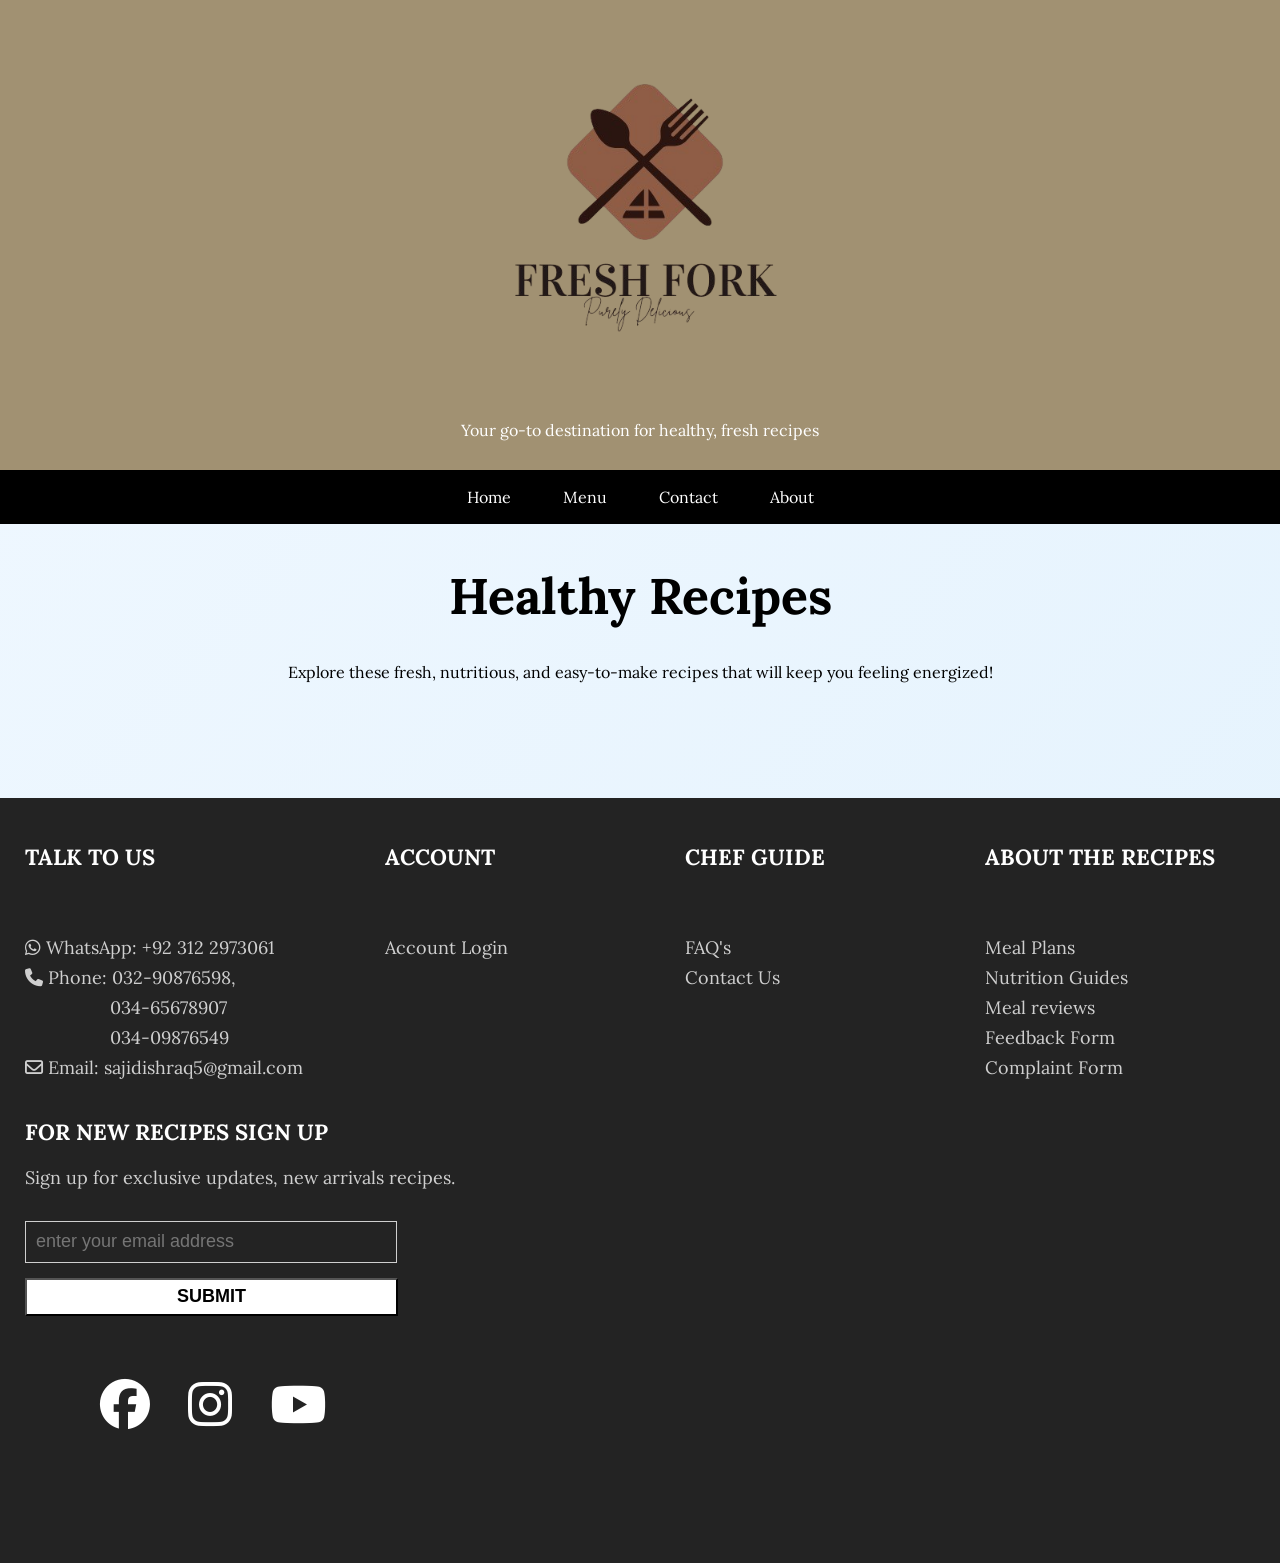
<file: index.html>
<!DOCTYPE html>
<html lang="en">

<head>
  <meta charset="UTF-8" />
  <meta name="viewport" content="width=device-width, initial-scale=1.0" />
  <link href="https://fonts.googleapis.com/css2?family=Merriweather:wght@700&family=Lora:wght@400;500&display=swap"
    rel="stylesheet" />
  <link rel="stylesheet" href="https://cdnjs.cloudflare.com/ajax/libs/font-awesome/6.5.1/css/all.min.css"
    integrity="sha512-DTOQO9RWCH3ppGqcWaEA1BIZOC6xxalwEsw9c2QQeAIftl+Vegovlnee1c9QX4TctnWMn13TZye+giMm8e2LwA=="
    crossorigin="anonymous" referrerpolicy="no-referrer" />
  <link rel="stylesheet" href="./style.css" />
  <link rel="icon" href="./Pictures/icon.svg" />
  <title>Fresh Fork</title>
</head>

<body>
  <div class="header">
    <center>
      <img class="logo" src="./Pictures/logo.png" alt="" />
    </center>

    <center>
      <p>Your go-to destination for healthy, fresh recipes</p>
    </center>
  </div>

  <div class="navbar">
    <center>
      <a href="./index.html" class="nav-items">Home</a>
      <a href="./menu.html" class="nav-items">Menu</a>
      <a href="./contact.html" class="nav-items">Contact</a>
      <a href="./about.html" class="nav-items">About</a>
    </center>
  </div>

  <center>
    <h1 style="margin-top: 40px; font-size: 50px">Healthy Recipes</h1>
  </center>
  <center>
    <p>
      Explore these fresh, nutritious, and easy-to-make recipes that will keep
      you feeling energized!
    </p>
  </center>

  <!-- Footer start -->

  <div class="footer">
    <div class="footer-card1">
      <p class="footer-headings">TALK TO US</p>
      <br />
      <p class="footer-card-texts">
        <i class="fa-brands fa-whatsapp"></i> WhatsApp: +92 312 2973061 <br />
        <i class="fa fa-phone" aria-hidden="true"></i> Phone: 032-90876598,
        <br />
        <span style="margin-left: 85px"> 034-65678907 </span><br />
        <span style="margin-left: 85px">034-09876549 </span><br />
        <i class="fa-regular fa-envelope"></i> Email: sajidishraq5@gmail.com
      </p>
    </div>
    <div class="footer-card2">
      <p class="footer-headings">ACCOUNT</p>
      <br />
      <p class="footer-card-texts"><a href="">Account Login</a> <br /></p>
    </div>
    <div class="footer-card3">
      <p class="footer-headings">CHEF GUIDE</p>
      <br />
      <p class="footer-card-texts">
        <a href="">FAQ's</a><br />
        <a href="Contact.html" target="_blank">Contact Us</a><br />
        <br />
      </p>
    </div>
    <div class="footer-card4">
      <p class="footer-headings">ABOUT THE RECIPES</p>
      <br />
      <p class="footer-card-texts">
        <a href="">Meal Plans</a><br />
        <a href="">Nutrition Guides</a><br />
        <a href="">Meal reviews</a><br />
        <a href="">Feedback Form</a><br />
        <a href="">Complaint Form</a>
      </p>
    </div>
    <div class="footer-card5">
      <p class="footer-headings">FOR NEW RECIPES SIGN UP</p>
      <p class="footer-card-texts" style="line-height: 20px">
        Sign up for exclusive updates, new arrivals recipes.
      </p>
      <input class="footer-signup" type="email" placeholder="enter your email address" required />
      <button class="footer-submit-button" type="submit">SUBMIT</button>
    </div>
    <div class="footer-card6">
      <p class="footer-icons">
        <span class="facebook-icon"><a class="footer-facebook-icon-anchor" target="_blank"
            href="https://www.facebook.com/EatingWell/"><i class="fa-brands fa-facebook"></i></a></span>
        <span class="instagram-icon"><a class="footer-instagram-icon-anchor" target="_blank"
            href="https://www.instagram.com/freshfork6/?next=%2F"><i class="fa-brands fa-instagram"></i></a></span>
        <span class="youtube-icon"><a class="footer-youtube-icon-anchor" target="_blank"
            href="https://www.youtube.com/watch?v=9h9S9kD67-Q"><i class="fa-brands fa-youtube"></i></a></span>
      </p>
    </div>
    <!-- Footer End -->
  </div>
</body>

</html>
</file>
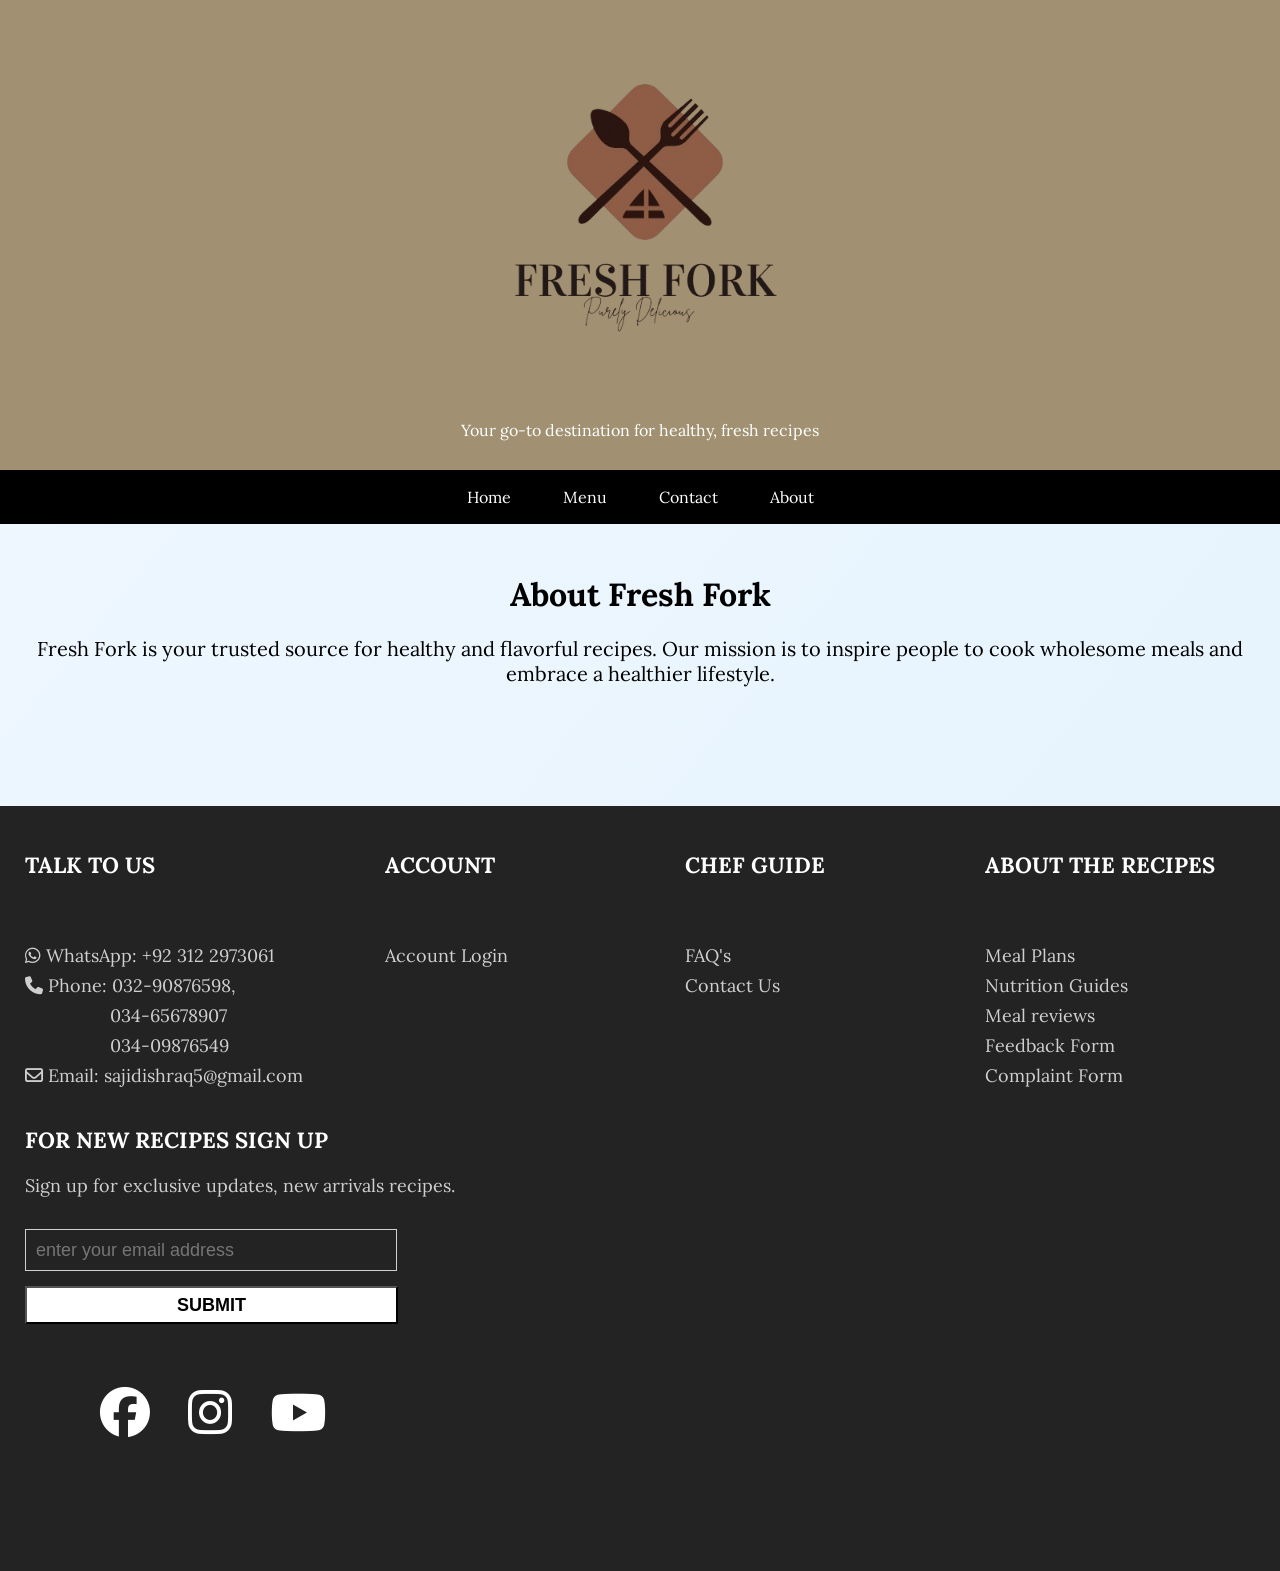
<file: about.html>
<!DOCTYPE html>
<html lang="en">

<head>
  <meta charset="UTF-8" />
  <meta name="viewport" content="width=device-width, initial-scale=1.0" />
  <link href="https://fonts.googleapis.com/css2?family=Merriweather:wght@700&family=Lora:wght@400;500&display=swap"
    rel="stylesheet" />
  <link rel="stylesheet" href="https://cdnjs.cloudflare.com/ajax/libs/font-awesome/6.5.1/css/all.min.css"
    integrity="sha512-DTOQO9RWCH3ppGqcWaEA1BIZOC6xxalwEsw9c2QQeAIftl+Vegovlnee1c9QX4TctnWMn13TZye+giMm8e2LwA=="
    crossorigin="anonymous" referrerpolicy="no-referrer" />
  <link rel="stylesheet" href="./style.css" />
  <link rel="icon" href="./Pictures/icon.svg" />
  <title>Fresh Fork</title>
</head>

<body>
  <div class="header">
    <center>
      <img class="logo" src="./Pictures/logo.png" alt="" />
    </center>

    <center>
      <p>Your go-to destination for healthy, fresh recipes</p>
    </center>
  </div>

  <div class="navbar">
    <center>
      <a href="./index.html" class="nav-items">Home</a>
      <a href="./menu.html" class="nav-items">Menu</a>
      <a href="./contact.html" class="nav-items">Contact</a>
      <a href="./about.html" class="nav-items">About</a>
    </center>
  </div>

  <center>
    <h1 style="margin-top: 50px">About Fresh Fork</h1>
  </center>
  <center>
    <p style="font-size: 20px">
      Fresh Fork is your trusted source for healthy and flavorful recipes. Our
      mission is to inspire people to cook wholesome meals and embrace a
      healthier lifestyle.
    </p>
  </center>

  <!-- Footer start -->

  <div class="footer">
    <div class="footer-card1">
      <p class="footer-headings">TALK TO US</p>
      <br />
      <p class="footer-card-texts">
        <i class="fa-brands fa-whatsapp"></i> WhatsApp: +92 312 2973061 <br />
        <i class="fa fa-phone" aria-hidden="true"></i> Phone: 032-90876598,
        <br />
        <span style="margin-left: 85px"> 034-65678907 </span><br />
        <span style="margin-left: 85px">034-09876549 </span><br />
        <i class="fa-regular fa-envelope"></i> Email: sajidishraq5@gmail.com
      </p>
    </div>
    <div class="footer-card2">
      <p class="footer-headings">ACCOUNT</p>
      <br />
      <p class="footer-card-texts"><a href="">Account Login</a> <br /></p>
    </div>
    <div class="footer-card3">
      <p class="footer-headings">CHEF GUIDE</p>
      <br />
      <p class="footer-card-texts">
        <a href="">FAQ's</a><br />
        <a href="Contact.html" target="_blank">Contact Us</a><br />
        <br />
      </p>
    </div>
    <div class="footer-card4">
      <p class="footer-headings">ABOUT THE RECIPES</p>
      <br />
      <p class="footer-card-texts">
        <a href="">Meal Plans</a><br />
        <a href="">Nutrition Guides</a><br />
        <a href="">Meal reviews</a><br />
        <a href="">Feedback Form</a><br />
        <a href="">Complaint Form</a>
      </p>
    </div>
    <div class="footer-card5">
      <p class="footer-headings">FOR NEW RECIPES SIGN UP</p>
      <p class="footer-card-texts" style="line-height: 20px">
        Sign up for exclusive updates, new arrivals recipes.
      </p>
      <input class="footer-signup" type="email" placeholder="enter your email address" required />
      <button class="footer-submit-button" type="submit">SUBMIT</button>
    </div>
    <div class="footer-card6">
      <p class="footer-icons">
        <span class="facebook-icon"><a class="footer-facebook-icon-anchor" target="_blank"
            href="https://www.facebook.com/EatingWell/"><i class="fa-brands fa-facebook"></i></a></span>
        <span class="instagram-icon"><a class="footer-instagram-icon-anchor" target="_blank"
            href="https://www.instagram.com/freshfork6/?next=%2F"><i class="fa-brands fa-instagram"></i></a></span>
        <span class="youtube-icon"><a class="footer-youtube-icon-anchor" target="_blank"
            href="https://www.youtube.com/watch?v=9h9S9kD67-Q"><i class="fa-brands fa-youtube"></i></a></span>
      </p>
    </div>
    <!-- Footer End -->
  </div>
</body>

</html>
</file>
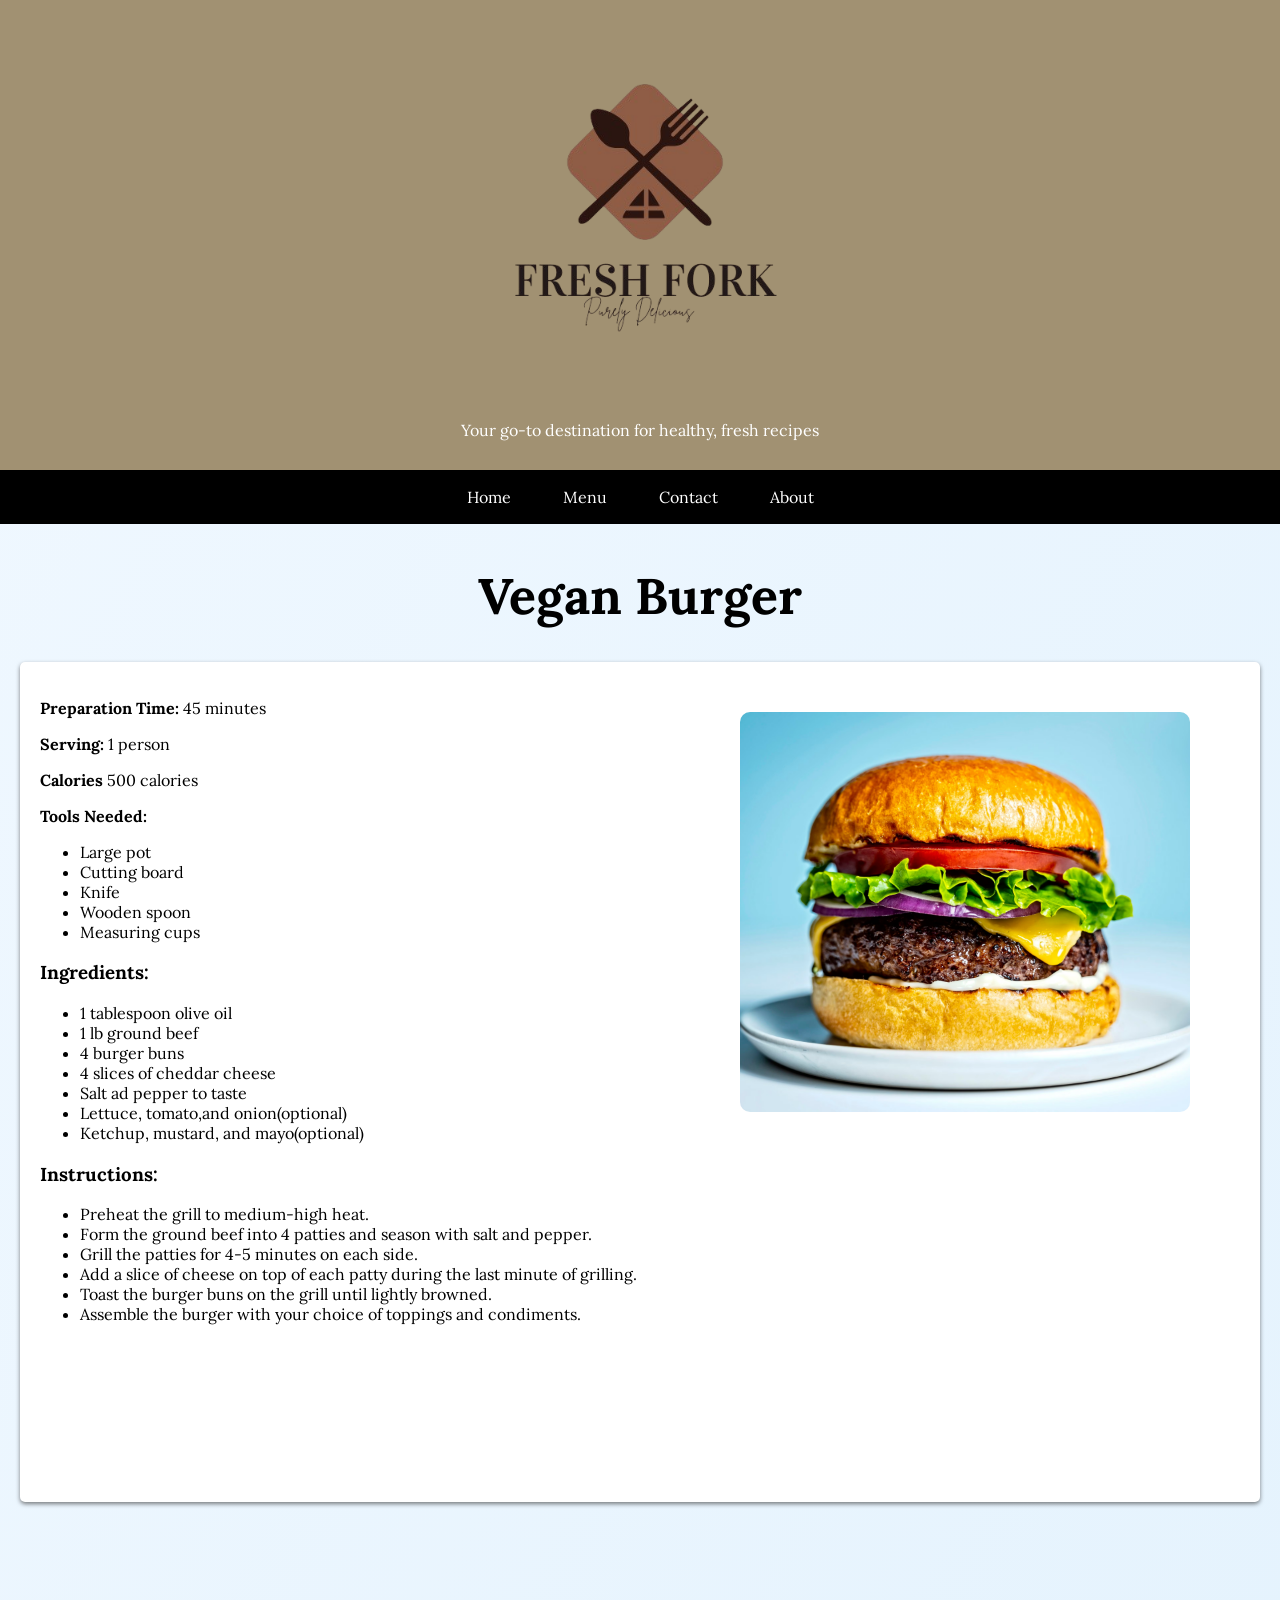
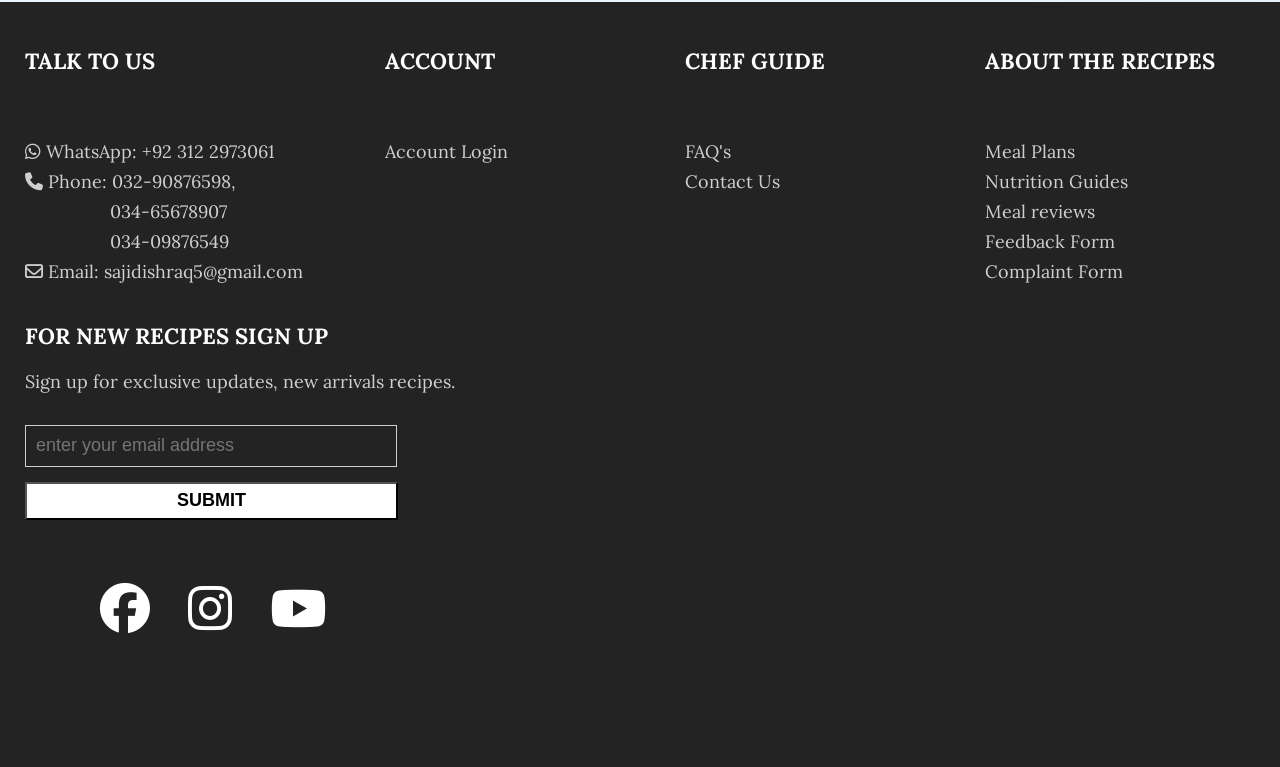
<file: burger.html>
<!DOCTYPE html>
<html lang="en">

<head>
  <meta charset="UTF-8" />
  <meta name="viewport" content="width=device-width, initial-scale=1.0" />
  <link href="https://fonts.googleapis.com/css2?family=Merriweather:wght@700&family=Lora:wght@400;500&display=swap"
    rel="stylesheet" />
  <link rel="stylesheet" href="https://cdnjs.cloudflare.com/ajax/libs/font-awesome/6.5.1/css/all.min.css"
    integrity="sha512-DTOQO9RWCH3ppGqcWaEA1BIZOC6xxalwEsw9c2QQeAIftl+Vegovlnee1c9QX4TctnWMn13TZye+giMm8e2LwA=="
    crossorigin="anonymous" referrerpolicy="no-referrer" />
  <link rel="stylesheet" href="./style.css" />
  <link rel="icon" href="./Pictures/icon.svg" />
  <title>Fresh Fork</title>
</head>

<body>
  <div class="header">
    <center>
      <img class="logo" src="./Pictures/logo.png" alt="" />
    </center>

    <center>
      <p>Your go-to destination for healthy, fresh recipes</p>
    </center>
  </div>

  <div class="navbar">
    <center>
      <a href="./index.html" class="nav-items">Home</a>
      <a href="./menu.html" class="nav-items">Menu</a>
      <a href="./contact.html" class="nav-items">Contact</a>
      <a href="./about.html" class="nav-items">About</a>
    </center>
  </div>

  <center>
    <h1 style="margin-top: 40px; font-size: 50px">Vegan Burger</h1>
  </center>
  <div class="recipe-box">
    <div class="recipe">
      <p><strong>Preparation Time:</strong> 45 minutes</p>
      <p><strong>Serving:</strong> 1 person </p>
      <p><strong>Calories</strong> 500 calories </p>
      <p><strong>Tools Needed:</strong></p>
      <ul>
        <li>Large pot</li>
        <li>Cutting board</li>
        <li>Knife</li>
        <li>Wooden spoon</li>
        <li>Measuring cups</li>
      </ul>

      <h3>Ingredients:</h3>
      <ul>
        <li>1 tablespoon olive oil</li>
        <li>1 lb ground beef</li>
        <li>4 burger buns</li>
        <li>4 slices of cheddar cheese</li>
        <li>Salt ad pepper to taste</li>
        <li>Lettuce, tomato,and onion(optional)</li>
        <li>Ketchup, mustard, and mayo(optional)</li>
      </ul>

      <h3>Instructions:</h3>
      <ul>
        <li>Preheat the grill to medium-high heat.</li>
        <li>
          Form the ground beef into 4 patties and season with salt and pepper.
        </li>
        <li>Grill the patties for 4-5 minutes on each side.</li>
        <li>
          Add a slice of cheese on top of each patty during the last minute of
          grilling.
        </li>
        <li>Toast the burger buns on the grill until lightly browned.</li>
        <li>
          Assemble the burger with your choice of toppings and condiments.
        </li>
      </ul>
    </div>
    <div class="item-picture">
      <img src="./Pictures/vegan_burger.avif" alt="Breakfast Bowl" />
    </div>
  </div>

  <!-- Footer start -->

  <div class="footer">
    <div class="footer-card1">
      <p class="footer-headings">TALK TO US</p>
      <br />
      <p class="footer-card-texts">
        <i class="fa-brands fa-whatsapp"></i> WhatsApp: +92 312 2973061 <br />
        <i class="fa fa-phone" aria-hidden="true"></i> Phone: 032-90876598,
        <br />
        <span style="margin-left: 85px"> 034-65678907 </span><br />
        <span style="margin-left: 85px">034-09876549 </span><br />
        <i class="fa-regular fa-envelope"></i> Email: sajidishraq5@gmail.com
      </p>
    </div>
    <div class="footer-card2">
      <p class="footer-headings">ACCOUNT</p>
      <br />
      <p class="footer-card-texts"><a href="">Account Login</a> <br /></p>
    </div>
    <div class="footer-card3">
      <p class="footer-headings">CHEF GUIDE</p>
      <br />
      <p class="footer-card-texts">
        <a href="">FAQ's</a><br />
        <a href="Contact.html" target="_blank">Contact Us</a><br />
        <br />
      </p>
    </div>
    <div class="footer-card4">
      <p class="footer-headings">ABOUT THE RECIPES</p>
      <br />
      <p class="footer-card-texts">
        <a href="">Meal Plans</a><br />
        <a href="">Nutrition Guides</a><br />
        <a href="">Meal reviews</a><br />
        <a href="">Feedback Form</a><br />
        <a href="">Complaint Form</a>
      </p>
    </div>
    <div class="footer-card5">
      <p class="footer-headings">FOR NEW RECIPES SIGN UP</p>
      <p class="footer-card-texts" style="line-height: 20px">
        Sign up for exclusive updates, new arrivals recipes.
      </p>
      <input class="footer-signup" type="email" placeholder="enter your email address" required />
      <button class="footer-submit-button" type="submit">SUBMIT</button>
    </div>
    <div class="footer-card6">
      <p class="footer-icons">
        <span class="facebook-icon"><a class="footer-facebook-icon-anchor" target="_blank"
            href="https://www.facebook.com/EatingWell/"><i class="fa-brands fa-facebook"></i></a></span>
        <span class="instagram-icon"><a class="footer-instagram-icon-anchor" target="_blank"
            href="https://www.instagram.com/freshfork6/?next=%2F"><i class="fa-brands fa-instagram"></i></a></span>
        <span class="youtube-icon"><a class="footer-youtube-icon-anchor" target="_blank"
            href="https://www.youtube.com/watch?v=9h9S9kD67-Q"><i class="fa-brands fa-youtube"></i></a></span>
      </p>
    </div>
    <!-- Footer End -->
  </div>
</body>

</html>
</file>
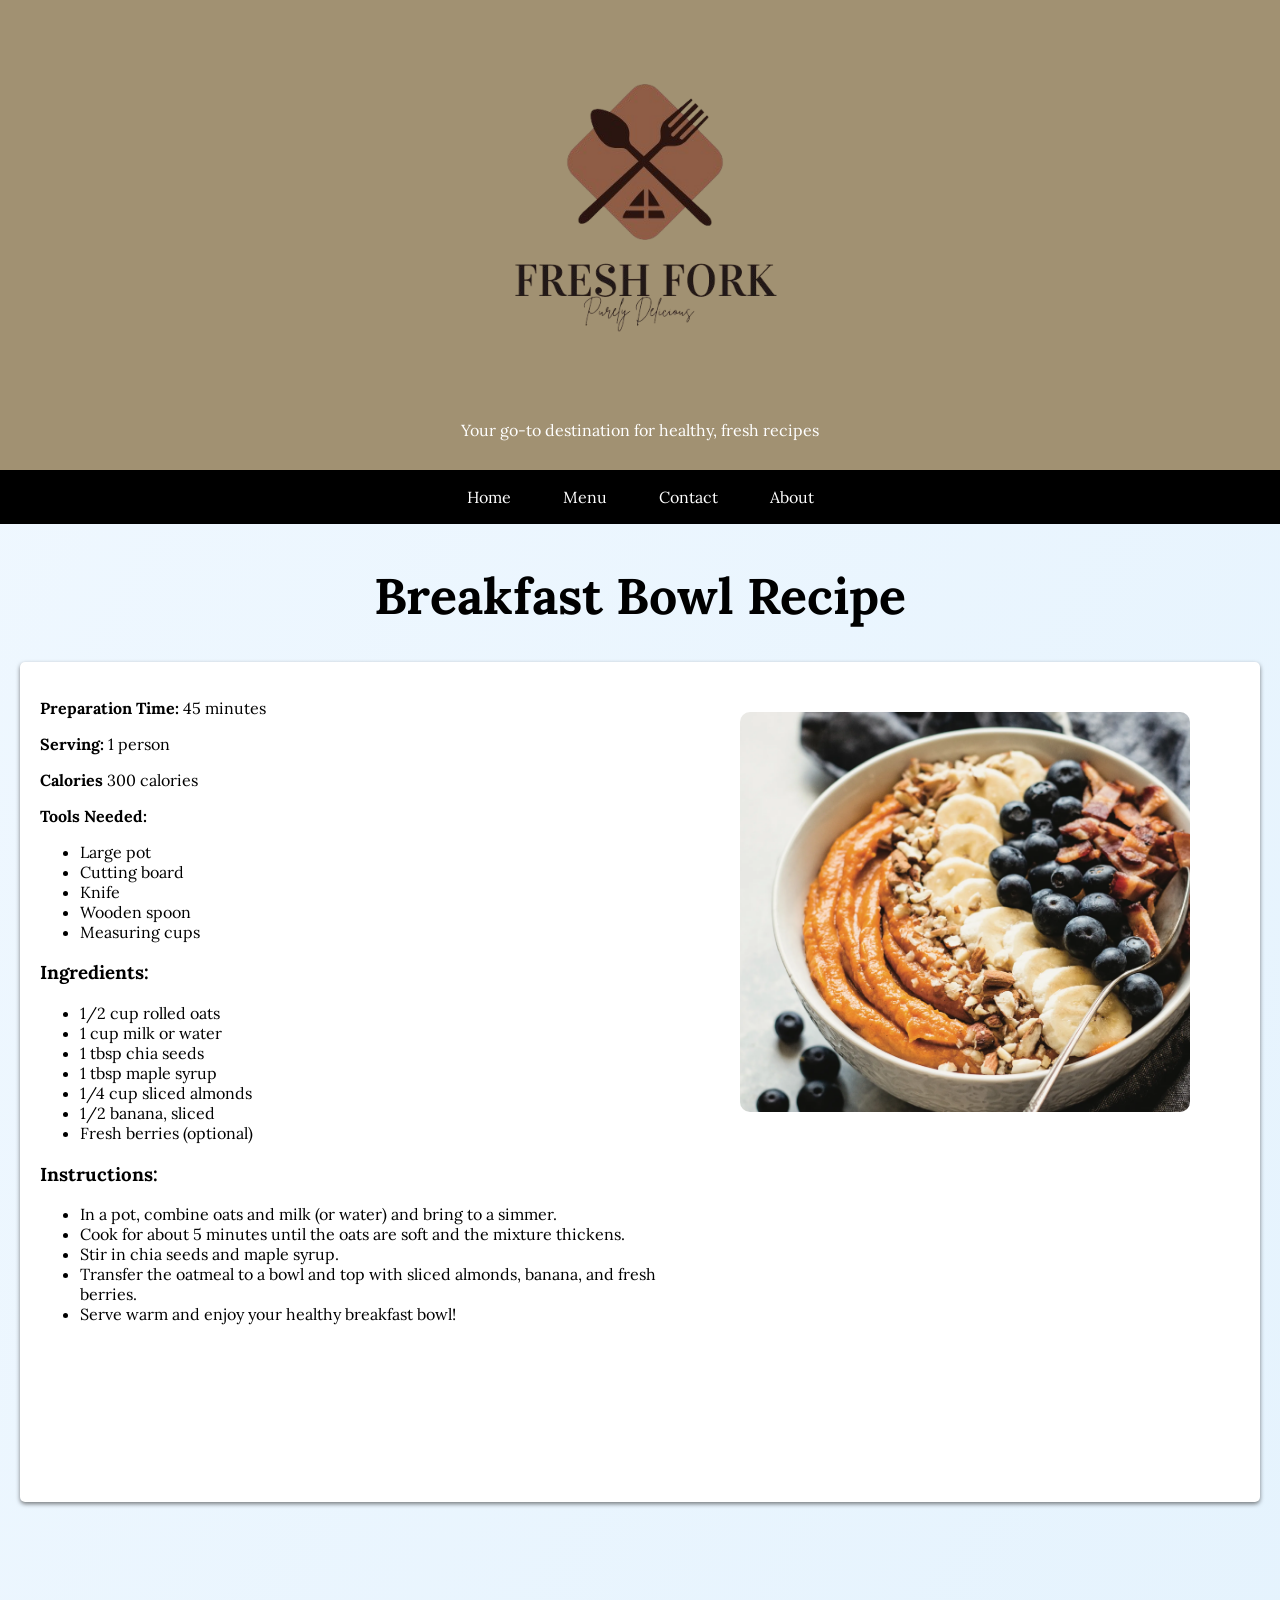
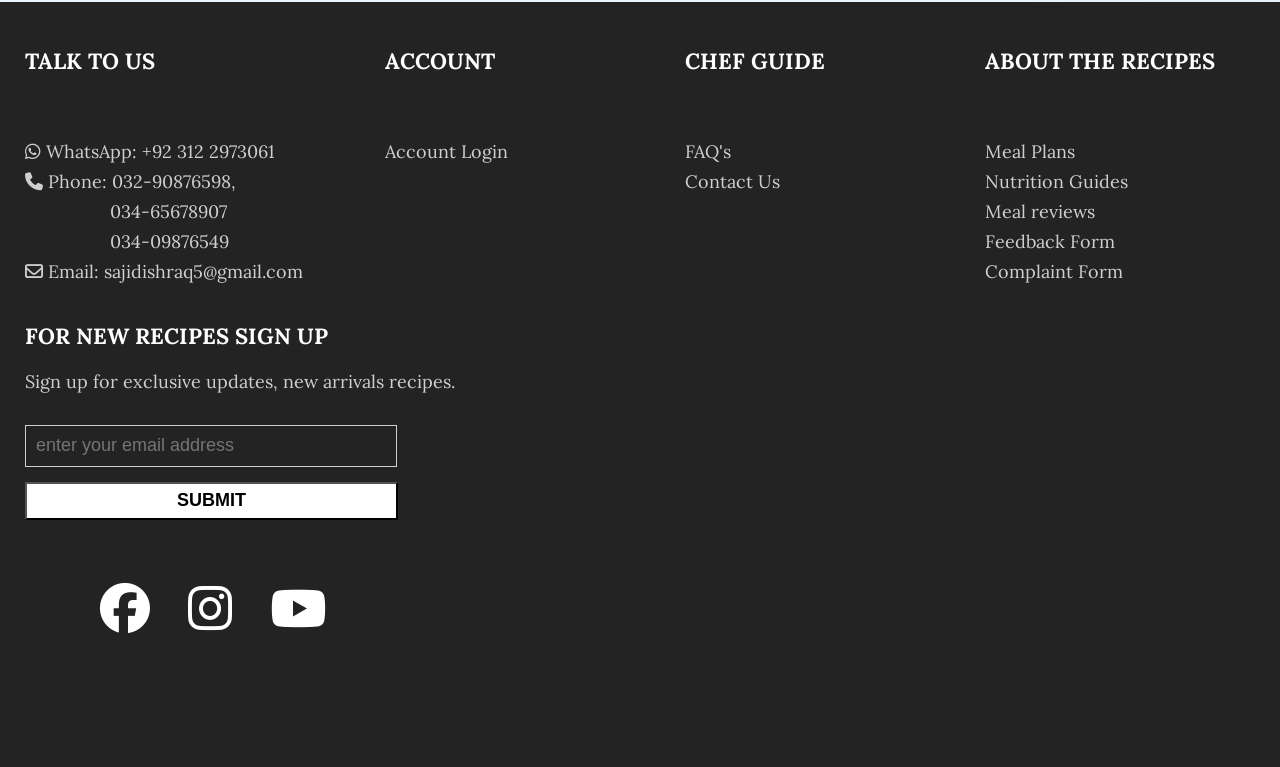
<file: cereal.html>
<!DOCTYPE html>
<html lang="en">

<head>
  <meta charset="UTF-8" />
  <meta name="viewport" content="width=device-width, initial-scale=1.0" />
  <link href="https://fonts.googleapis.com/css2?family=Merriweather:wght@700&family=Lora:wght@400;500&display=swap"
    rel="stylesheet" />
  <link rel="stylesheet" href="https://cdnjs.cloudflare.com/ajax/libs/font-awesome/6.5.1/css/all.min.css"
    integrity="sha512-DTOQO9RWCH3ppGqcWaEA1BIZOC6xxalwEsw9c2QQeAIftl+Vegovlnee1c9QX4TctnWMn13TZye+giMm8e2LwA=="
    crossorigin="anonymous" referrerpolicy="no-referrer" />
  <link rel="stylesheet" href="./style.css" />
  <link rel="icon" href="./Pictures/icon.svg" />
  <title>Fresh Fork</title>
</head>

<body>
  <div class="header">
    <center>
      <img class="logo" src="./Pictures/logo.png" alt="" />
    </center>

    <center>
      <p>Your go-to destination for healthy, fresh recipes</p>
    </center>
  </div>

  <div class="navbar">
    <center>
      <a href="./index.html" class="nav-items">Home</a>
      <a href="./menu.html" class="nav-items">Menu</a>
      <a href="./contact.html" class="nav-items">Contact</a>
      <a href="./about.html" class="nav-items">About</a>
    </center>
  </div>

  <center>
    <h1 style="margin-top: 40px; font-size: 50px">Breakfast Bowl Recipe</h1>
  </center>
  <div class="recipe-box">
    <div class="recipe">
      <p><strong>Preparation Time:</strong> 45 minutes</p>
      <p><strong>Serving:</strong> 1 person </p>
      <p><strong>Calories</strong> 300 calories </p>
      <p><strong>Tools Needed:</strong></p>
      <ul>
        <li>Large pot</li>
        <li>Cutting board</li>
        <li>Knife</li>
        <li>Wooden spoon</li>
        <li>Measuring cups</li>
      </ul>

      <h3>Ingredients:</h3>
      <ul>
        <li>1/2 cup rolled oats</li>
        <li>1 cup milk or water</li>
        <li>1 tbsp chia seeds</li>
        <li>1 tbsp maple syrup</li>
        <li>1/4 cup sliced almonds</li>
        <li>1/2 banana, sliced</li>
        <li>Fresh berries (optional)</li>
      </ul>

      <h3>Instructions:</h3>
      <ul>
        <li>
          In a pot, combine oats and milk (or water) and bring to a simmer.
        </li>
        <li>
          Cook for about 5 minutes until the oats are soft and the mixture
          thickens.
        </li>
        <li>Stir in chia seeds and maple syrup.</li>
        <li>
          Transfer the oatmeal to a bowl and top with sliced almonds, banana,
          and fresh berries.
        </li>
        <li>Serve warm and enjoy your healthy breakfast bowl!</li>
      </ul>
    </div>
    <div class="item-picture">
      <img src="./Pictures/breakfast_bowl.webp" alt="Breakfast Bowl" />
    </div>
  </div>

  <!-- Footer start -->

  <div class="footer">
    <div class="footer-card1">
      <p class="footer-headings">TALK TO US</p>
      <br />
      <p class="footer-card-texts">
        <i class="fa-brands fa-whatsapp"></i> WhatsApp: +92 312 2973061 <br />
        <i class="fa fa-phone" aria-hidden="true"></i> Phone: 032-90876598,
        <br />
        <span style="margin-left: 85px"> 034-65678907 </span><br />
        <span style="margin-left: 85px">034-09876549 </span><br />
        <i class="fa-regular fa-envelope"></i> Email: sajidishraq5@gmail.com
      </p>
    </div>
    <div class="footer-card2">
      <p class="footer-headings">ACCOUNT</p>
      <br />
      <p class="footer-card-texts"><a href="">Account Login</a> <br /></p>
    </div>
    <div class="footer-card3">
      <p class="footer-headings">CHEF GUIDE</p>
      <br />
      <p class="footer-card-texts">
        <a href="">FAQ's</a><br />
        <a href="Contact.html" target="_blank">Contact Us</a><br />
        <br />
      </p>
    </div>
    <div class="footer-card4">
      <p class="footer-headings">ABOUT THE RECIPES</p>
      <br />
      <p class="footer-card-texts">
        <a href="">Meal Plans</a><br />
        <a href="">Nutrition Guides</a><br />
        <a href="">Meal reviews</a><br />
        <a href="">Feedback Form</a><br />
        <a href="">Complaint Form</a>
      </p>
    </div>
    <div class="footer-card5">
      <p class="footer-headings">FOR NEW RECIPES SIGN UP</p>
      <p class="footer-card-texts" style="line-height: 20px">
        Sign up for exclusive updates, new arrivals recipes.
      </p>
      <input class="footer-signup" type="email" placeholder="enter your email address" required />
      <button class="footer-submit-button" type="submit">SUBMIT</button>
    </div>
    <div class="footer-card6">
      <p class="footer-icons">
        <span class="facebook-icon"><a class="footer-facebook-icon-anchor" target="_blank"
            href="https://www.facebook.com/EatingWell/"><i class="fa-brands fa-facebook"></i></a></span>
        <span class="instagram-icon"><a class="footer-instagram-icon-anchor" target="_blank"
            href="https://www.instagram.com/freshfork6/?next=%2F"><i class="fa-brands fa-instagram"></i></a></span>
        <span class="youtube-icon"><a class="footer-youtube-icon-anchor" target="_blank"
            href="https://www.youtube.com/watch?v=9h9S9kD67-Q"><i class="fa-brands fa-youtube"></i></a></span>
      </p>
    </div>
    <!-- Footer End -->
  </div>
</body>

</html>
</file>
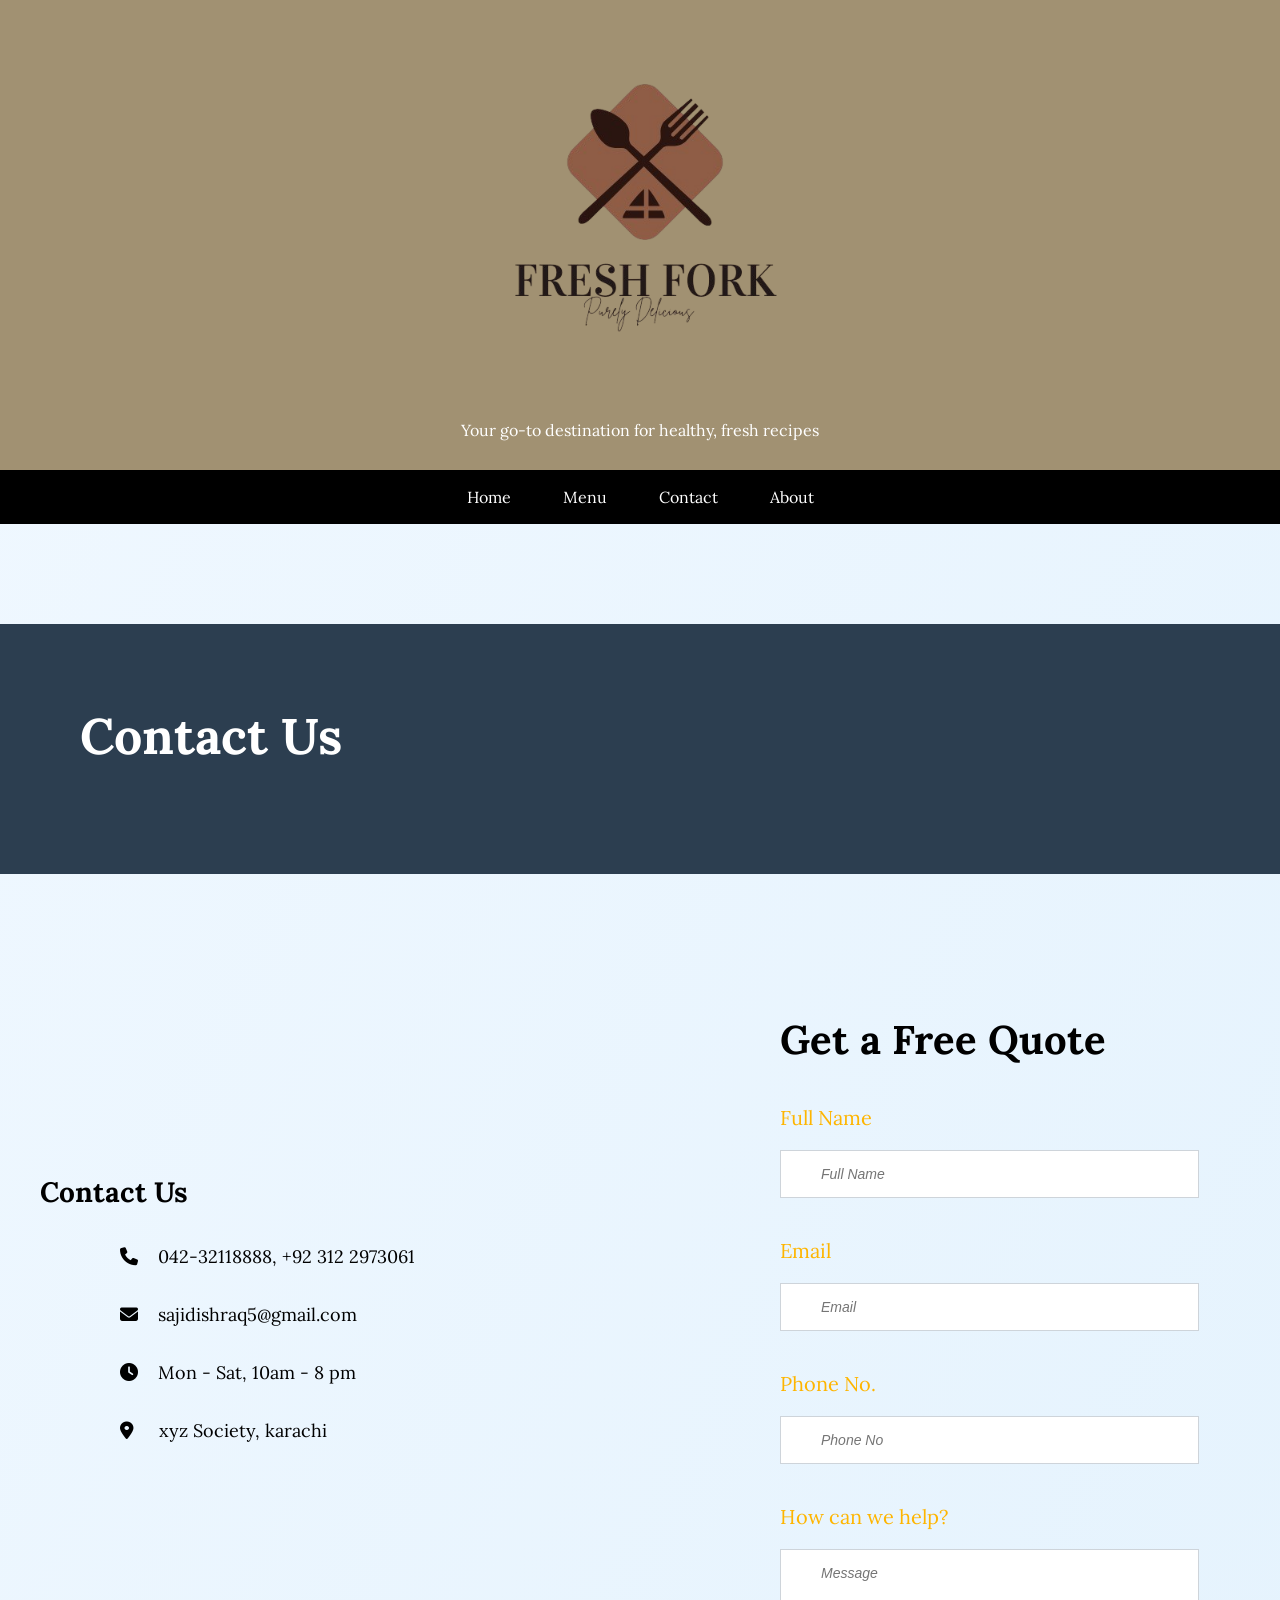
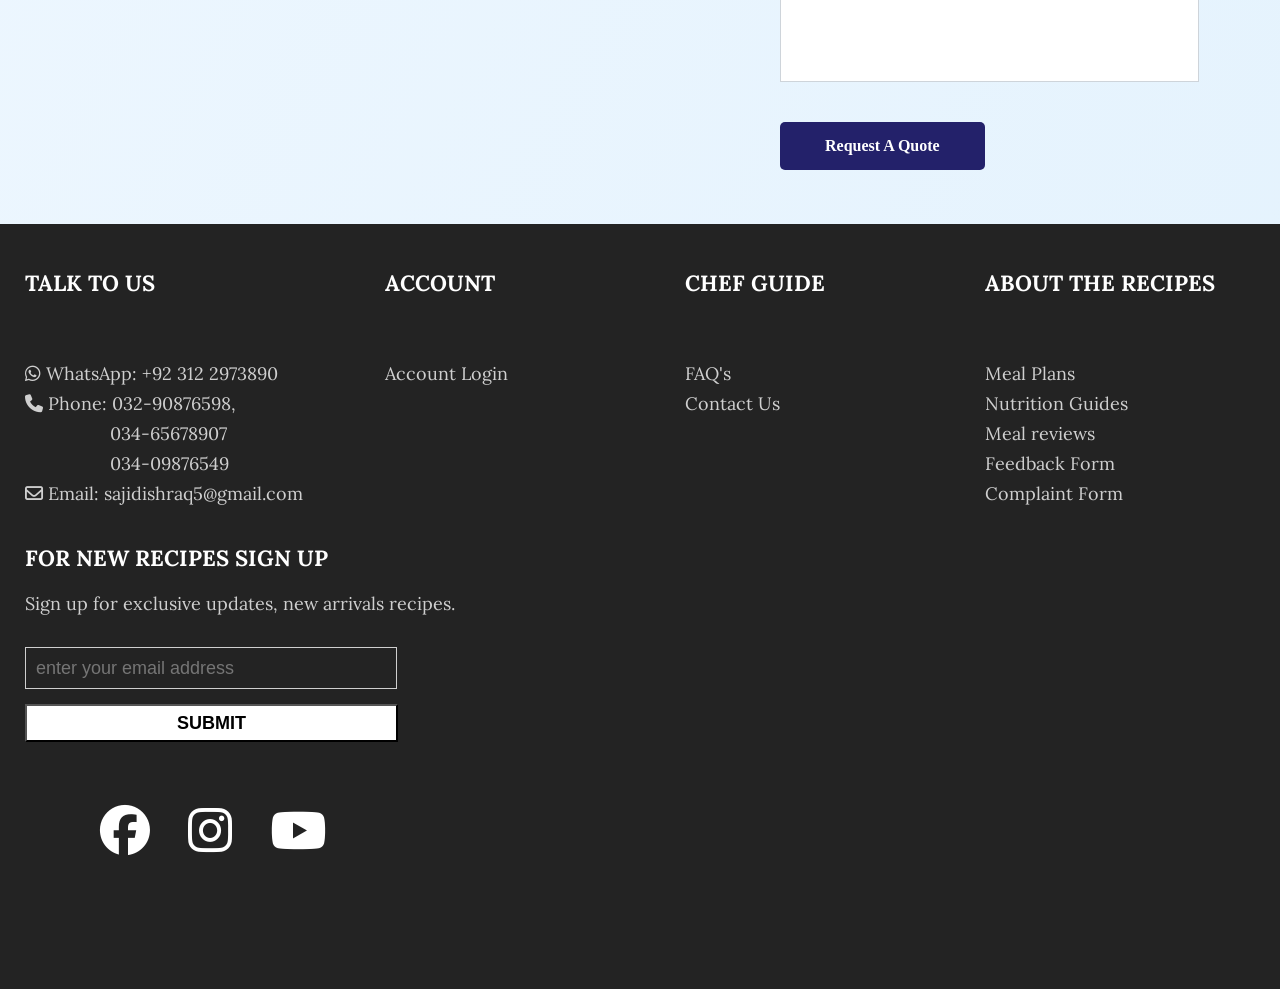
<file: contact.html>
<!DOCTYPE html>
<html lang="en">

<head>
  <meta charset="UTF-8" />
  <meta name="viewport" content="width=device-width, initial-scale=1.0" />
  <link href="https://fonts.googleapis.com/css2?family=Merriweather:wght@700&family=Lora:wght@400;500&display=swap"
    rel="stylesheet" />
  <link rel="stylesheet" href="https://cdnjs.cloudflare.com/ajax/libs/font-awesome/6.5.1/css/all.min.css"
    integrity="sha512-DTOQO9RWCH3ppGqcWaEA1BIZOC6xxalwEsw9c2QQeAIftl+Vegovlnee1c9QX4TctnWMn13TZye+giMm8e2LwA=="
    crossorigin="anonymous" referrerpolicy="no-referrer" />
  <link rel="stylesheet" href="./style.css" />
  <link rel="icon" href="./Pictures/icon.svg" />
  <title>Fresh Fork</title>
</head>

<body>
  <div class="header">
    <center>
      <img class="logo" src="./Pictures/logo.png" alt="" />
    </center>

    <center>
      <p>Your go-to destination for healthy, fresh recipes</p>
    </center>
  </div>

  <div class="navbar">
    <center>
      <a href="./index.html" class="nav-items">Home</a>
      <a href="./menu.html" class="nav-items">Menu</a>
      <a href="./contact.html" class="nav-items">Contact</a>
      <a href="./about.html" class="nav-items">About</a>
    </center>
  </div>

  <div class="contact-banner">
    <p class="contact-bannertext">Contact Us</p>
  </div>

  <div class="submit-form">
    <p class="submit-formheading">Get a Free Quote</p>
    <form action="https://formsubmit.co/sajidishraq5@gmail.com" method="post">
      <label>Full Name</label><br />
      <input class="forminput" type="text" placeholder="Full Name" name="Name" required /><br />
      <label>Email</label><br />
      <input class="forminput" type="email" placeholder="Email" name="Email" required /><br />
      <label>Phone No.</label><br />
      <input class="forminput" type="number" placeholder="Phone No" name="Phone Number" required /><br />
      <label>How can we help?</label><br />
      <input class="Message" type="text" placeholder="Message" name="Message" required />
      <input type="hidden" name="_captcha" value="false" />
      <button class="Requestaquote-button" type="submit">
        Request A Quote
      </button>
    </form>
  </div>

  <div class="contactus">
    <p class="contactus-heading">Contact Us</p>
    <p class="contactus-text">
      <span style="margin-right: 15px"><i class="fa-solid fa-phone"></i></span>
      042-32118888, +92 312 2973061
    </p>
    <p class="contactus-text">
      <span style="margin-right: 15px"><i class="fa-solid fa-envelope"></i></span>
      sajidishraq5@gmail.com
    </p>
    <p class="contactus-text">
      <span style="margin-right: 15px"><i class="fa-solid fa-clock"></i></span>
      Mon - Sat, 10am - 8 pm
    </p>
    <p class="contactus-text">
      <span style="margin-right: 20px">
        <i class="fa-solid fa-location-dot"></i></span>
      xyz Society, karachi
    </p>
  </div>

  <!-- Footer start -->

  <div class="footer">
    <div class="footer-card1">
      <p class="footer-headings">TALK TO US</p>
      <br />
      <p class="footer-card-texts">
        <i class="fa-brands fa-whatsapp"></i> WhatsApp: +92 312 2973890 <br />
        <i class="fa fa-phone" aria-hidden="true"></i> Phone: 032-90876598,
        <br />
        <span style="margin-left: 85px"> 034-65678907 </span><br />
        <span style="margin-left: 85px">034-09876549 </span><br />
        <i class="fa-regular fa-envelope"></i> Email: sajidishraq5@gmail.com
      </p>
    </div>
    <div class="footer-card2">
      <p class="footer-headings">ACCOUNT</p>
      <br />
      <p class="footer-card-texts"><a href="">Account Login</a> <br /></p>
    </div>
    <div class="footer-card3">
      <p class="footer-headings">CHEF GUIDE</p>
      <br />
      <p class="footer-card-texts">
        <a href="">FAQ's</a><br />
        <a href="Contact.html" target="_blank">Contact Us</a><br />
        <br />
      </p>
    </div>
    <div class="footer-card4">
      <p class="footer-headings">ABOUT THE RECIPES</p>
      <br />
      <p class="footer-card-texts">
        <a href="">Meal Plans</a><br />
        <a href="">Nutrition Guides</a><br />
        <a href="">Meal reviews</a><br />
        <a href="">Feedback Form</a><br />
        <a href="">Complaint Form</a>
      </p>
    </div>
    <div class="footer-card5">
      <p class="footer-headings">FOR NEW RECIPES SIGN UP</p>
      <p class="footer-card-texts" style="line-height: 20px">
        Sign up for exclusive updates, new arrivals recipes.
      </p>
      <input class="footer-signup" type="email" placeholder="enter your email address" required />
      <button class="footer-submit-button" type="submit">SUBMIT</button>
    </div>
    <div class="footer-card6">
      <p class="footer-icons">
        <span class="facebook-icon"><a class="footer-facebook-icon-anchor" target="_blank"
            href="https://www.facebook.com/EatingWell/"><i class="fa-brands fa-facebook"></i></a></span>
        <span class="instagram-icon"><a class="footer-instagram-icon-anchor" target="_blank"
            href="https://www.instagram.com/freshfork6/?next=%2F"><i class="fa-brands fa-instagram"></i></a></span>
        <span class="youtube-icon"><a class="footer-youtube-icon-anchor" target="_blank"
            href="https://www.youtube.com/watch?v=9h9S9kD67-Q"><i class="fa-brands fa-youtube"></i></a></span>
      </p>
    </div>
    <!-- Footer End -->
  </div>
</body>

</html>
</file>
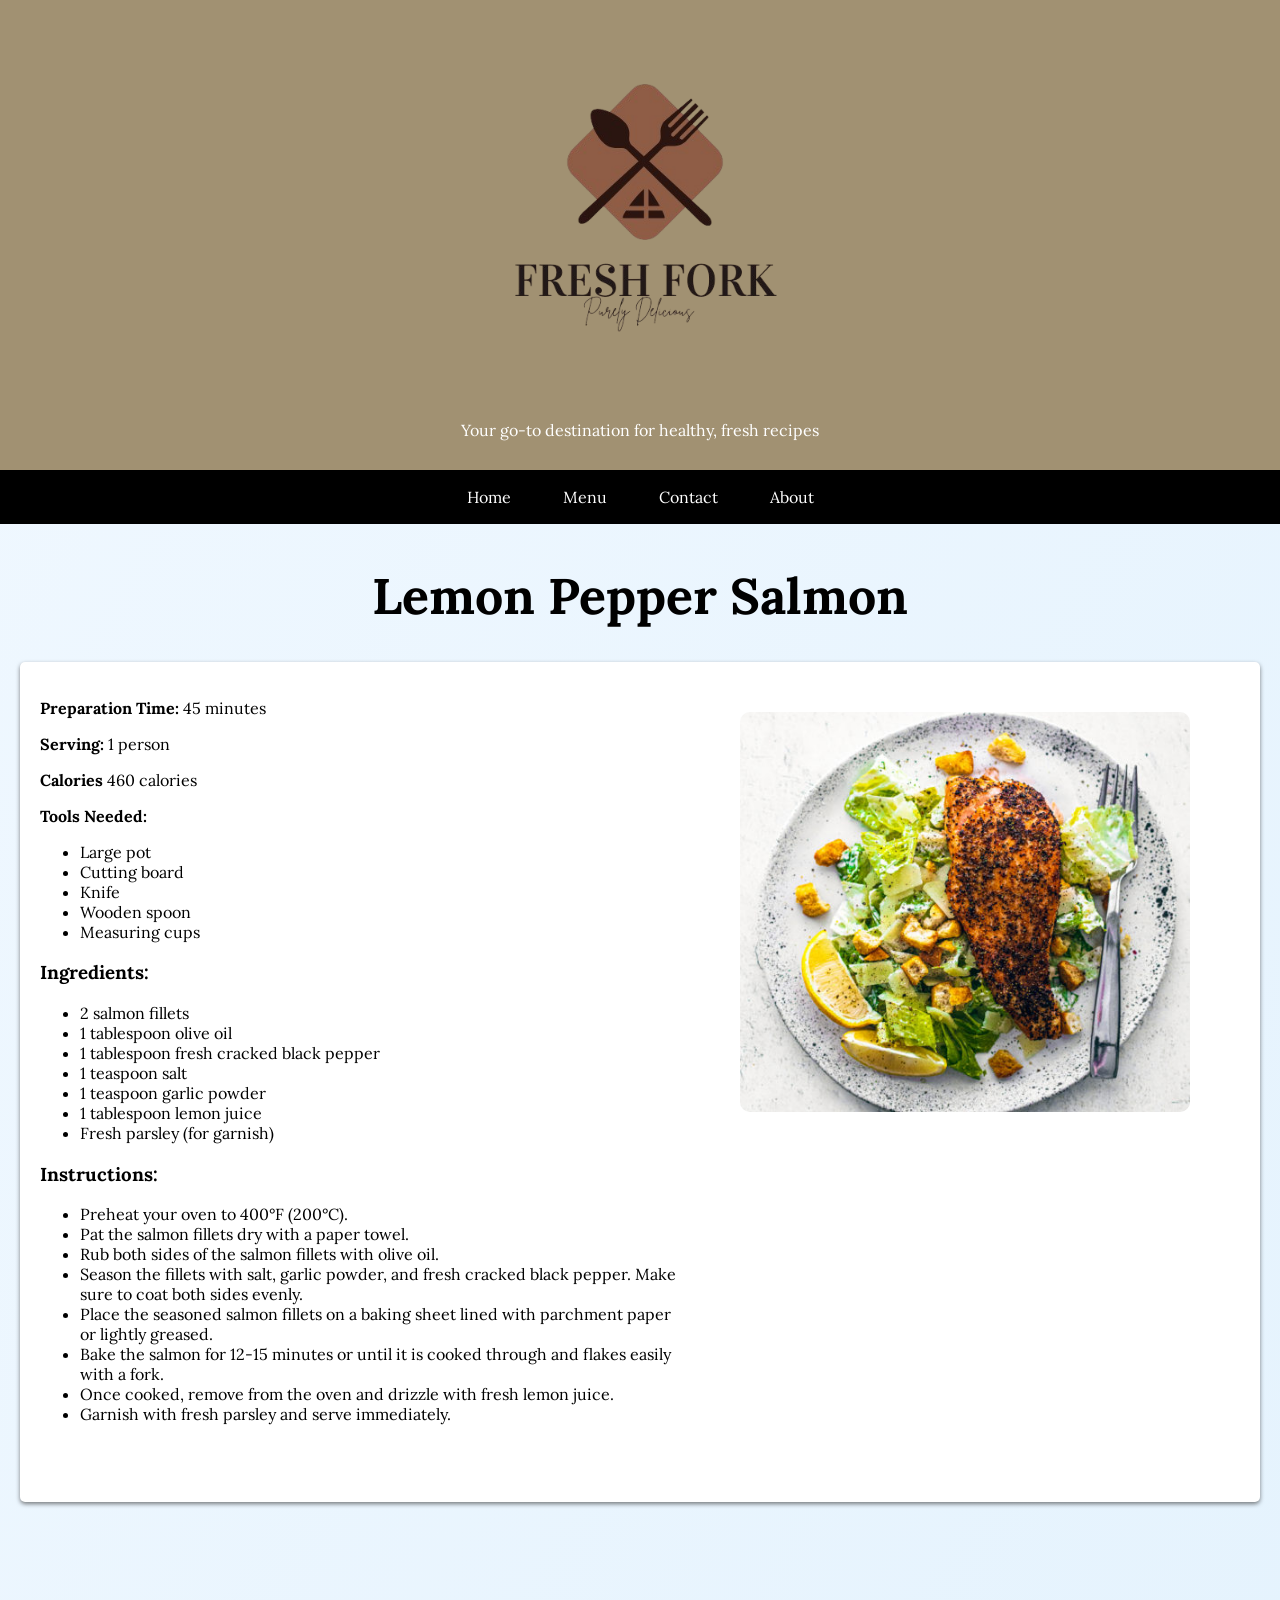
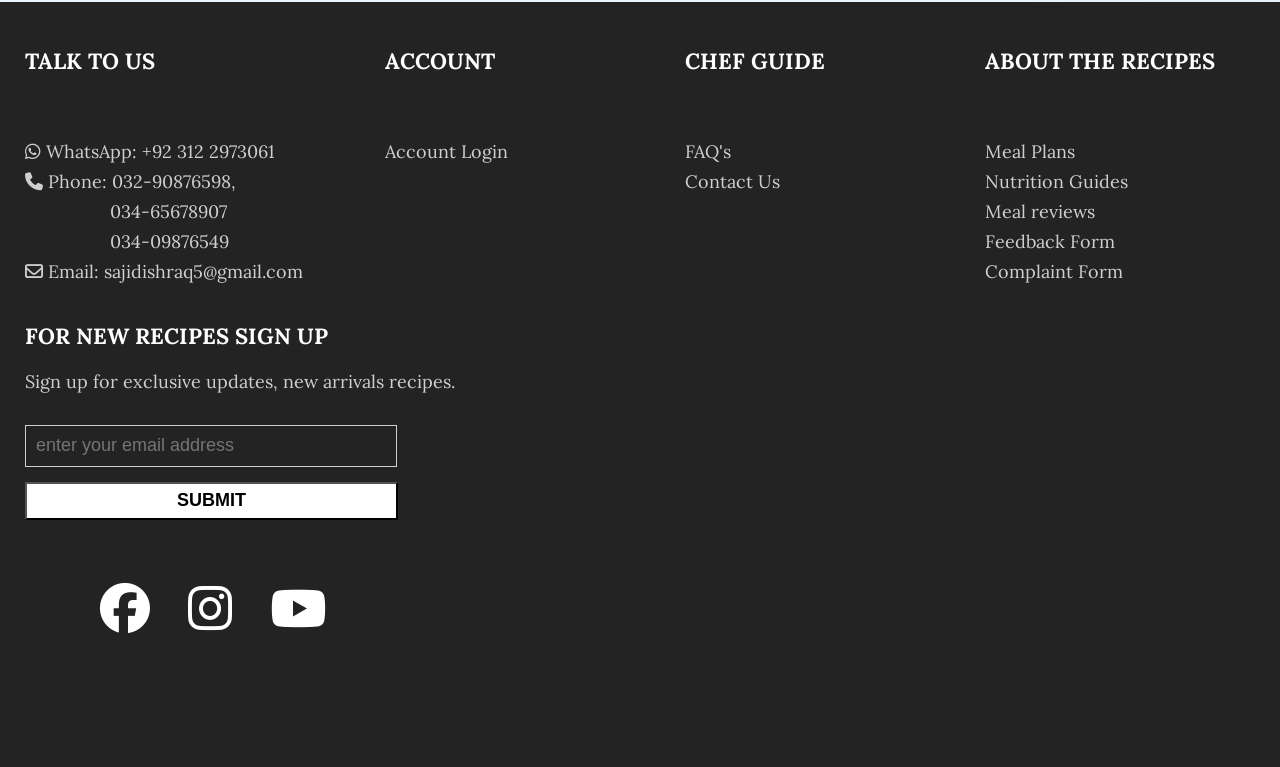
<file: lemon.html>
<!DOCTYPE html>
<html lang="en">

<head>
  <meta charset="UTF-8" />
  <meta name="viewport" content="width=device-width, initial-scale=1.0" />
  <link href="https://fonts.googleapis.com/css2?family=Merriweather:wght@700&family=Lora:wght@400;500&display=swap"
    rel="stylesheet" />
  <link rel="stylesheet" href="https://cdnjs.cloudflare.com/ajax/libs/font-awesome/6.5.1/css/all.min.css"
    integrity="sha512-DTOQO9RWCH3ppGqcWaEA1BIZOC6xxalwEsw9c2QQeAIftl+Vegovlnee1c9QX4TctnWMn13TZye+giMm8e2LwA=="
    crossorigin="anonymous" referrerpolicy="no-referrer" />
  <link rel="stylesheet" href="./style.css" />
  <link rel="icon" href="./Pictures/icon.svg" />
  <title>Fresh Fork</title>
</head>

<body>
  <div class="header">
    <center>
      <img class="logo" src="./Pictures/logo.png" alt="" />
    </center>

    <center>
      <p>Your go-to destination for healthy, fresh recipes</p>
    </center>
  </div>

  <div class="navbar">
    <center>
      <a href="./index.html" class="nav-items">Home</a>
      <a href="./menu.html" class="nav-items">Menu</a>
      <a href="./contact.html" class="nav-items">Contact</a>
      <a href="./about.html" class="nav-items">About</a>
    </center>
  </div>

  <center>
    <h1 style="margin-top: 40px; font-size: 50px">Lemon Pepper Salmon</h1>
  </center>
  <div class="recipe-box">
    <div class="recipe">
      <p><strong>Preparation Time:</strong> 45 minutes</p>
      <p><strong>Serving:</strong> 1 person </p>
      <p><strong>Calories</strong> 460 calories </p>
      <p><strong>Tools Needed:</strong></p>
      <ul>
        <li>Large pot</li>
        <li>Cutting board</li>
        <li>Knife</li>
        <li>Wooden spoon</li>
        <li>Measuring cups</li>
      </ul>

      <h3>Ingredients:</h3>
      <ul>
        <li>2 salmon fillets</li>
        <li>1 tablespoon olive oil</li>
        <li>1 tablespoon fresh cracked black pepper</li>
        <li>1 teaspoon salt</li>
        <li>1 teaspoon garlic powder</li>
        <li>1 tablespoon lemon juice</li>
        <li>Fresh parsley (for garnish)</li>
      </ul>

      <h3>Instructions:</h3>
      <ul>
        <li>Preheat your oven to 400°F (200°C).</li>
        <li>Pat the salmon fillets dry with a paper towel.</li>
        <li>Rub both sides of the salmon fillets with olive oil.</li>
        <li>
          Season the fillets with salt, garlic powder, and fresh cracked black
          pepper. Make sure to coat both sides evenly.
        </li>
        <li>
          Place the seasoned salmon fillets on a baking sheet lined with
          parchment paper or lightly greased.
        </li>
        <li>
          Bake the salmon for 12-15 minutes or until it is cooked through and
          flakes easily with a fork.
        </li>
        <li>
          Once cooked, remove from the oven and drizzle with fresh lemon
          juice.
        </li>
        <li>Garnish with fresh parsley and serve immediately.</li>
      </ul>
    </div>
    <div class="item-picture">
      <img src="./Pictures/fish.jpg" alt="Lemon Pepper Salmon" />
    </div>
  </div>
  <!-- Footer start -->

  <!-- Footer start -->

  <div class="footer">
    <div class="footer-card1">
      <p class="footer-headings">TALK TO US</p>
      <br />
      <p class="footer-card-texts">
        <i class="fa-brands fa-whatsapp"></i> WhatsApp: +92 312 2973061 <br />
        <i class="fa fa-phone" aria-hidden="true"></i> Phone: 032-90876598,
        <br />
        <span style="margin-left: 85px"> 034-65678907 </span><br />
        <span style="margin-left: 85px">034-09876549 </span><br />
        <i class="fa-regular fa-envelope"></i> Email: sajidishraq5@gmail.com
      </p>
    </div>
    <div class="footer-card2">
      <p class="footer-headings">ACCOUNT</p>
      <br />
      <p class="footer-card-texts"><a href="">Account Login</a> <br /></p>
    </div>
    <div class="footer-card3">
      <p class="footer-headings">CHEF GUIDE</p>
      <br />
      <p class="footer-card-texts">
        <a href="">FAQ's</a><br />
        <a href="Contact.html" target="_blank">Contact Us</a><br />
        <br />
      </p>
    </div>
    <div class="footer-card4">
      <p class="footer-headings">ABOUT THE RECIPES</p>
      <br />
      <p class="footer-card-texts">
        <a href="">Meal Plans</a><br />
        <a href="">Nutrition Guides</a><br />
        <a href="">Meal reviews</a><br />
        <a href="">Feedback Form</a><br />
        <a href="">Complaint Form</a>
      </p>
    </div>
    <div class="footer-card5">
      <p class="footer-headings">FOR NEW RECIPES SIGN UP</p>
      <p class="footer-card-texts" style="line-height: 20px">
        Sign up for exclusive updates, new arrivals recipes.
      </p>
      <input class="footer-signup" type="email" placeholder="enter your email address" required />
      <button class="footer-submit-button" type="submit">SUBMIT</button>
    </div>
    <div class="footer-card6">
      <p class="footer-icons">
        <span class="facebook-icon"><a class="footer-facebook-icon-anchor" target="_blank"
            href="https://www.facebook.com/EatingWell/"><i class="fa-brands fa-facebook"></i></a></span>
        <span class="instagram-icon"><a class="footer-instagram-icon-anchor" target="_blank"
            href="https://www.instagram.com/freshfork6/?next=%2F"><i class="fa-brands fa-instagram"></i></a></span>
        <span class="youtube-icon"><a class="footer-youtube-icon-anchor" target="_blank"
            href="https://www.youtube.com/watch?v=9h9S9kD67-Q"><i class="fa-brands fa-youtube"></i></a></span>
      </p>
    </div>
    <!-- Footer End -->
  </div>
</body>

</html>
</file>
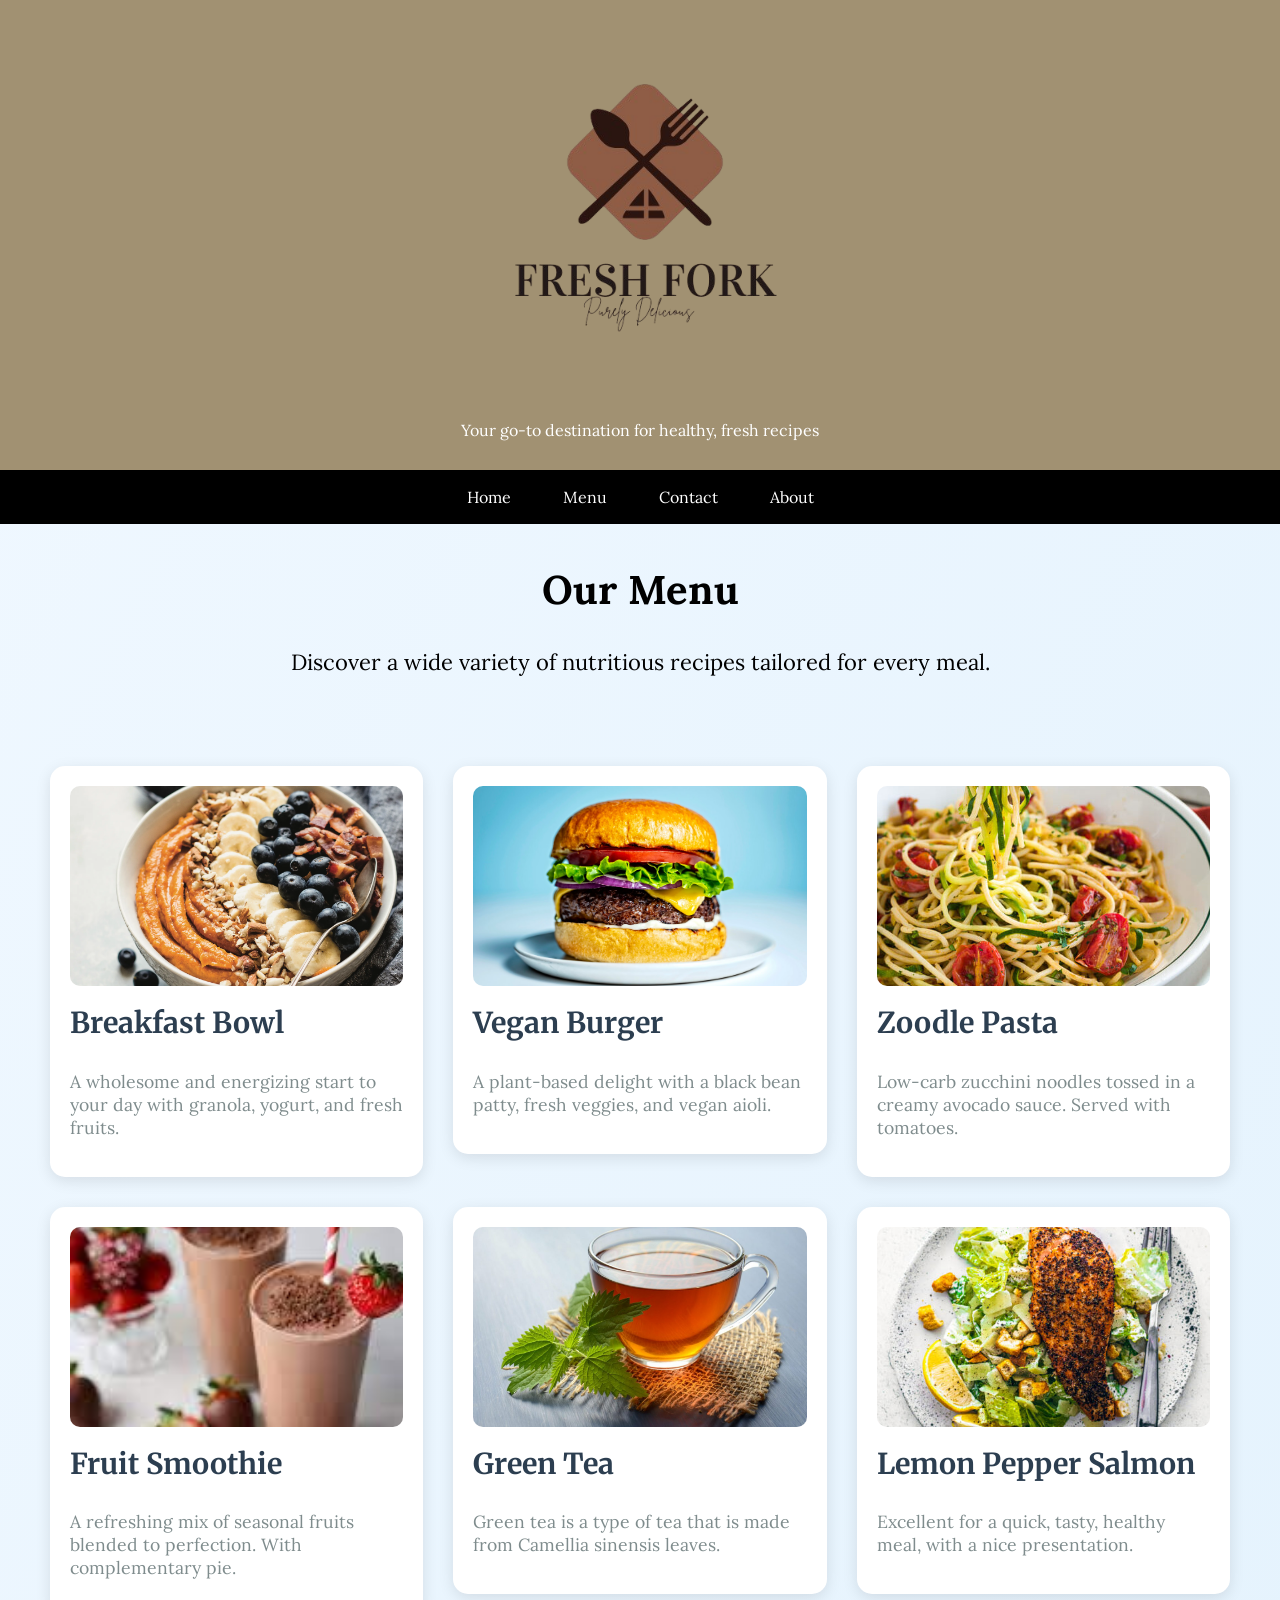
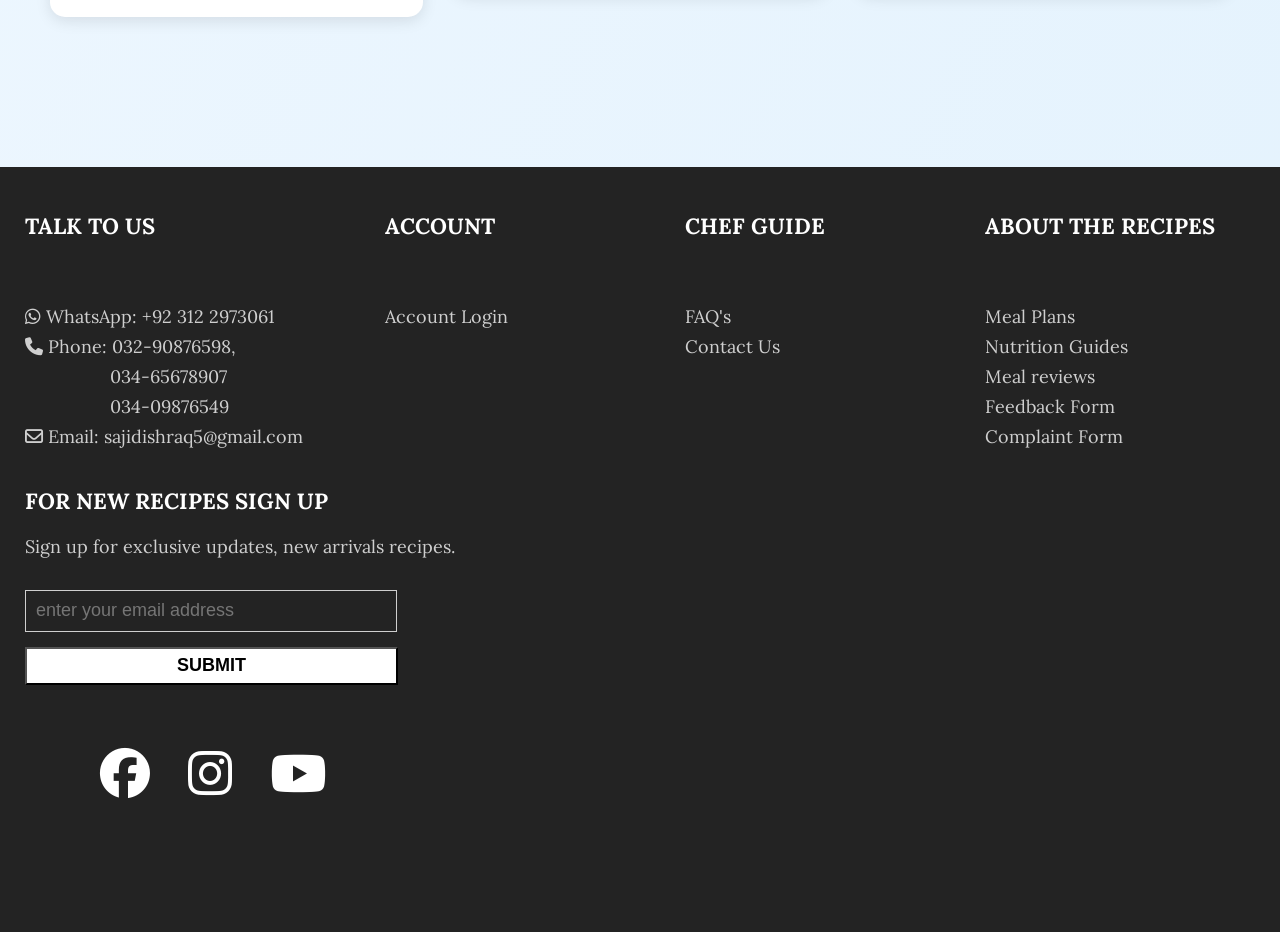
<file: menu.html>
<!DOCTYPE html>
<html lang="en">

<head>
  <meta charset="UTF-8" />
  <meta name="viewport" content="width=device-width, initial-scale=1.0" />
  <link href="https://fonts.googleapis.com/css2?family=Merriweather:wght@700&family=Lora:wght@400;500&display=swap"
    rel="stylesheet" />
  <link rel="stylesheet" href="https://cdnjs.cloudflare.com/ajax/libs/font-awesome/6.5.1/css/all.min.css"
    integrity="sha512-DTOQO9RWCH3ppGqcWaEA1BIZOC6xxalwEsw9c2QQeAIftl+Vegovlnee1c9QX4TctnWMn13TZye+giMm8e2LwA=="
    crossorigin="anonymous" referrerpolicy="no-referrer" />
  <link rel="stylesheet" href="./style.css" />
  <link rel="icon" href="./Pictures/icon.svg" />
  <title>Fresh Fork</title>
</head>

<body>
  <div class="header">
    <center>
      <img class="logo" src="./Pictures/logo.png" alt="" />
    </center>

    <center>
      <p>Your go-to destination for healthy, fresh recipes</p>
    </center>
  </div>

  <div class="navbar">
    <center>
      <a href="./index.html" class="nav-items">Home</a>
      <a href="./menu.html" class="nav-items">Menu</a>
      <a href="./contact.html" class="nav-items">Contact</a>
      <a href="./about.html" class="nav-items">About</a>
    </center>
  </div>

  <!-- Menu Start -->
  <div id="menu" class="section">
    <div class="container">
      <center>
        <h2 style="margin-top: 40px; font-size: 40px;">Our Menu</h2>
      </center>
      <center>
        <p style="font-size: 22px;">Discover a wide variety of nutritious recipes tailored
          for
          every meal.</p>
      </center>

      <div class="menu-list">
        <!-- Menu Item 1 -->
        <a href="./cereal.html">
          <div class="menu-item">
            <img src="./Pictures/breakfast_bowl.webp" alt="Breakfast">
            <h3>Breakfast Bowl</h3>
            <p>A wholesome and energizing start to your day with granola,
              yogurt,
              and fresh fruits.</p>
          </div>
        </a>


        <!-- Menu Item 2 -->
        <a href="./burger.html">
          <div class="menu-item">
            <img src="./Pictures/vegan_burger.avif" alt="Vegan Burger">
            <h3>Vegan Burger</h3>
            <p>A plant-based delight with a black bean patty,
              fresh
              veggies, and vegan aioli.</p>
          </div>
        </a>

        <!-- Menu Item 3 -->
        <a href="./pasta.html">
          <div class="menu-item">
            <img src="./Pictures/pasta.jpg" alt="Zoodle Pasta">
            <h3>Zoodle Pasta</h3>
            <p>Low-carb zucchini noodles tossed in a creamy
              avocado
              sauce. Served with tomatoes.</p>
          </div>
        </a>

        <!-- Menu Item 4 -->
        <a href="./smoothie.html">
          <div class="menu-item">
            <img src="./Pictures/smoothie.jpg" alt="Fruit Smoothie">
            <h3>Fruit Smoothie</h3>
            <p>A refreshing mix of seasonal fruits blended to
              perfection. With complementary pie.</p>
          </div>
        </a>

        <!-- Menu Item 5 -->
        <a href="./tea.html">
          <div class="menu-item">
            <img src="./Pictures/green_tea.jpg" alt="Green Tea">
            <h3>Green Tea</h3>
            <p>Green tea is a type of tea that is made from Camellia
              sinensis leaves.</p>
          </div>
        </a>

        <!-- Menu Item 6 -->
        <a href="./lemon.html">
          <div class="menu-item">
            <img src="./Pictures/fish.jpg" alt="Lemon Pepper Salmon">
            <h3>Lemon Pepper Salmon</h3>
            <p>Excellent for a quick, tasty, healthy meal, with a
              nice presentation.</p>
          </div>
        </a>
      </div>
    </div>
    <!-- Menu End -->

    <!-- Footer start -->

    <div class="footer">
      <div class="footer-card1">
        <p class="footer-headings">TALK TO US</p>
        <br />
        <p class="footer-card-texts">
          <i class="fa-brands fa-whatsapp"></i> WhatsApp: +92 312 2973061 <br />
          <i class="fa fa-phone" aria-hidden="true"></i> Phone: 032-90876598,
          <br />
          <span style="margin-left: 85px"> 034-65678907 </span><br />
          <span style="margin-left: 85px">034-09876549 </span><br />
          <i class="fa-regular fa-envelope"></i> Email: sajidishraq5@gmail.com
        </p>
      </div>
      <div class="footer-card2">
        <p class="footer-headings">ACCOUNT</p>
        <br />
        <p class="footer-card-texts"><a href="">Account Login</a> <br /></p>
      </div>
      <div class="footer-card3">
        <p class="footer-headings">CHEF GUIDE</p>
        <br />
        <p class="footer-card-texts">
          <a href="">FAQ's</a><br />
          <a href="Contact.html" target="_blank">Contact Us</a><br />
          <br />
        </p>
      </div>
      <div class="footer-card4">
        <p class="footer-headings">ABOUT THE RECIPES</p>
        <br />
        <p class="footer-card-texts">
          <a href="">Meal Plans</a><br />
          <a href="">Nutrition Guides</a><br />
          <a href="">Meal reviews</a><br />
          <a href="">Feedback Form</a><br />
          <a href="">Complaint Form</a>
        </p>
      </div>
      <div class="footer-card5">
        <p class="footer-headings">FOR NEW RECIPES SIGN UP</p>
        <p class="footer-card-texts" style="line-height: 20px">
          Sign up for exclusive updates, new arrivals recipes.
        </p>
        <input class="footer-signup" type="email" placeholder="enter your email address" required />
        <button class="footer-submit-button" type="submit">SUBMIT</button>
      </div>
      <div class="footer-card6">
        <p class="footer-icons">
          <span class="facebook-icon"><a class="footer-facebook-icon-anchor" target="_blank"
              href="https://www.facebook.com/EatingWell/"><i class="fa-brands fa-facebook"></i></a></span>
          <span class="instagram-icon"><a class="footer-instagram-icon-anchor" target="_blank"
              href="https://www.instagram.com/freshfork6/?next=%2F"><i class="fa-brands fa-instagram"></i></a></span>
          <span class="youtube-icon"><a class="footer-youtube-icon-anchor" target="_blank"
              href="https://www.youtube.com/watch?v=9h9S9kD67-Q"><i class="fa-brands fa-youtube"></i></a></span>
        </p>
      </div>
      <!-- Footer End -->

    </div>
</body>

</html>
</file>
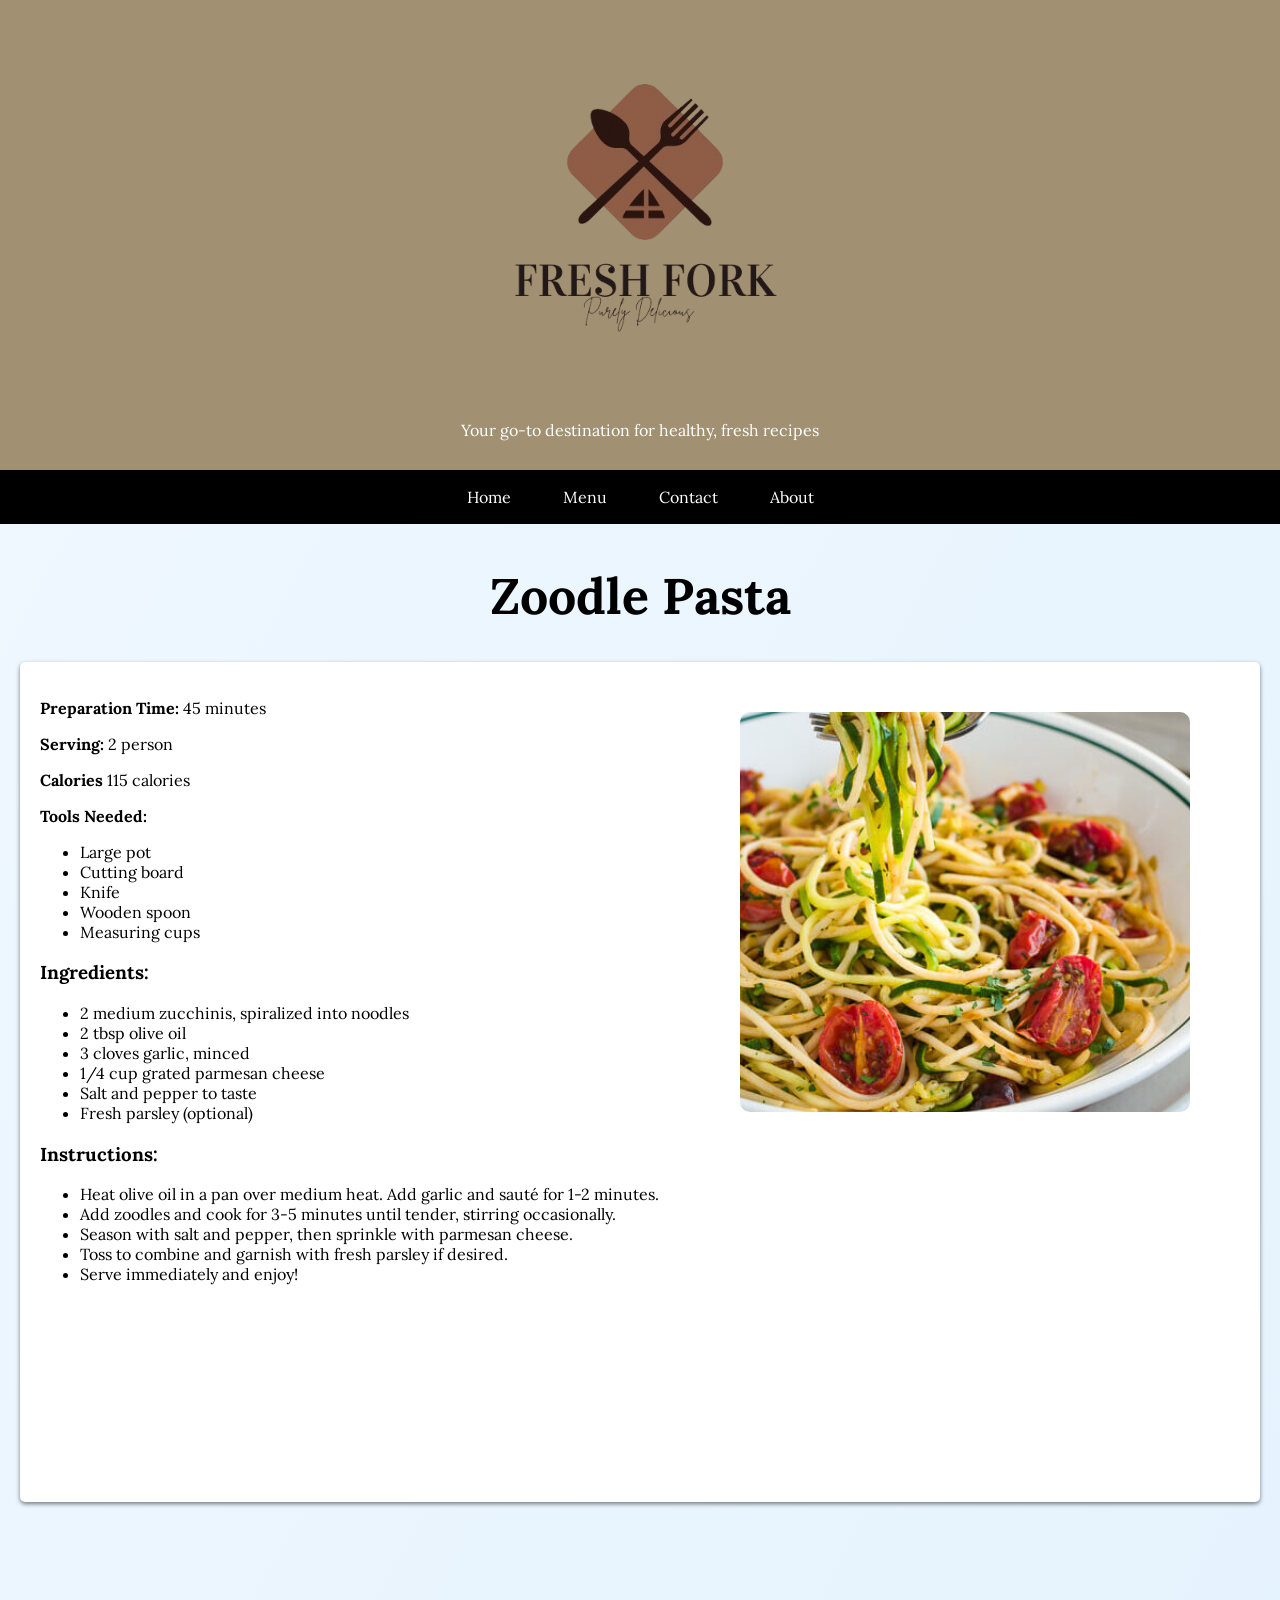
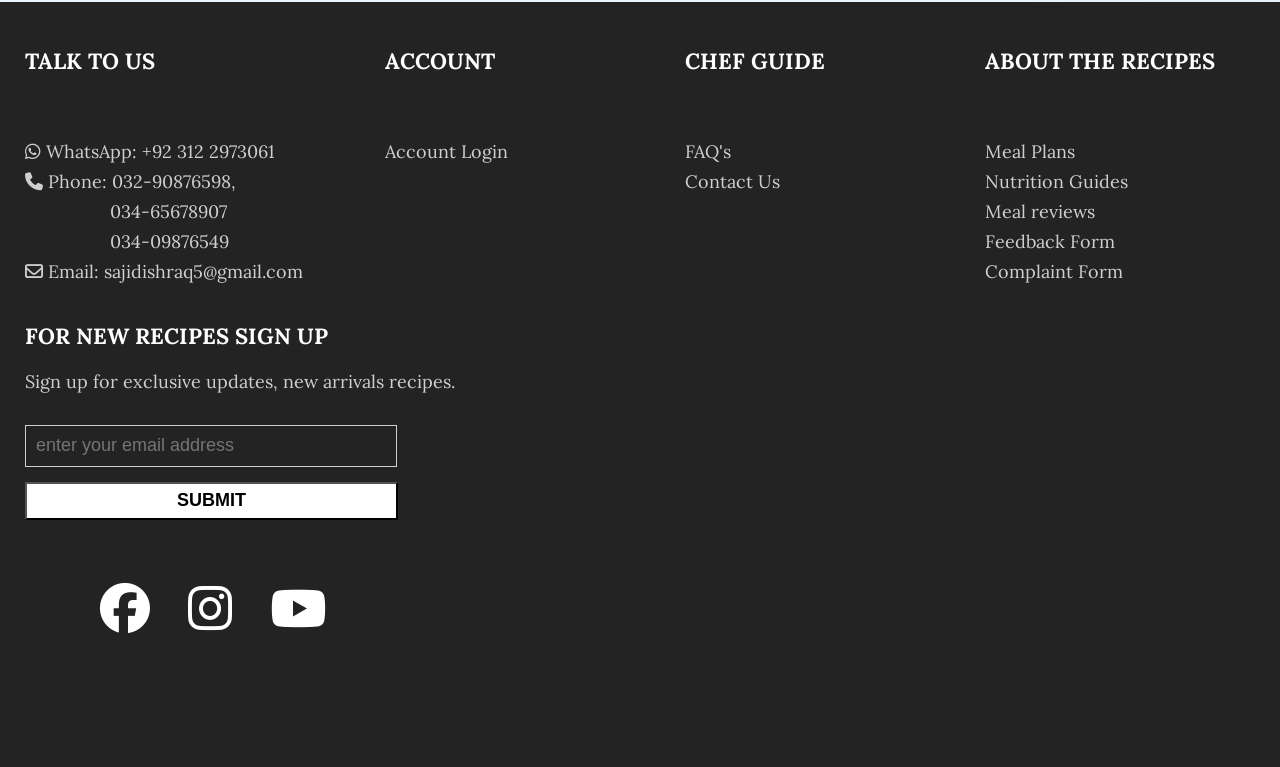
<file: pasta.html>
<!DOCTYPE html>
<html lang="en">

<head>
  <meta charset="UTF-8" />
  <meta name="viewport" content="width=device-width, initial-scale=1.0" />
  <link href="https://fonts.googleapis.com/css2?family=Merriweather:wght@700&family=Lora:wght@400;500&display=swap"
    rel="stylesheet" />
  <link rel="stylesheet" href="https://cdnjs.cloudflare.com/ajax/libs/font-awesome/6.5.1/css/all.min.css"
    integrity="sha512-DTOQO9RWCH3ppGqcWaEA1BIZOC6xxalwEsw9c2QQeAIftl+Vegovlnee1c9QX4TctnWMn13TZye+giMm8e2LwA=="
    crossorigin="anonymous" referrerpolicy="no-referrer" />
  <link rel="stylesheet" href="./style.css" />
  <link rel="icon" href="./Pictures/icon.svg" />
  <title>Fresh Fork</title>
</head>

<body>
  <div class="header">
    <center>
      <img class="logo" src="./Pictures/logo.png" alt="" />
    </center>

    <center>
      <p>Your go-to destination for healthy, fresh recipes</p>
    </center>
  </div>

  <div class="navbar">
    <center>
      <a href="./index.html" class="nav-items">Home</a>
      <a href="./menu.html" class="nav-items">Menu</a>
      <a href="./contact.html" class="nav-items">Contact</a>
      <a href="./about.html" class="nav-items">About</a>
    </center>
  </div>

  <center>
    <h1 style="margin-top: 40px; font-size: 50px">Zoodle Pasta</h1>
  </center>
  <div class="recipe-box">
    <div class="recipe">
      <p><strong>Preparation Time:</strong> 45 minutes</p>
      <p><strong>Serving:</strong> 2 person </p>
      <p><strong>Calories</strong> 115 calories </p>
      <p><strong>Tools Needed:</strong></p>
      <ul>
        <li>Large pot</li>
        <li>Cutting board</li>
        <li>Knife</li>
        <li>Wooden spoon</li>
        <li>Measuring cups</li>
      </ul>

      <h3>Ingredients:</h3>
      <ul>
        <li>2 medium zucchinis, spiralized into noodles</li>
        <li>2 tbsp olive oil</li>
        <li>3 cloves garlic, minced</li>
        <li>1/4 cup grated parmesan cheese</li>
        <li>Salt and pepper to taste</li>
        <li>Fresh parsley (optional)</li>
      </ul>

      <h3>Instructions:</h3>
      <ul>
        <li>
          Heat olive oil in a pan over medium heat. Add garlic and sauté for
          1-2 minutes.
        </li>
        <li>
          Add zoodles and cook for 3-5 minutes until tender, stirring
          occasionally.
        </li>
        <li>
          Season with salt and pepper, then sprinkle with parmesan cheese.
        </li>
        <li>Toss to combine and garnish with fresh parsley if desired.</li>
        <li>Serve immediately and enjoy!</li>
      </ul>
    </div>
    <div class="item-picture">
      <img src="./Pictures/pasta.jpg" alt="Zoodle Pasta" />
    </div>
  </div>

  <!-- Footer start -->

  <div class="footer">
    <div class="footer-card1">
      <p class="footer-headings">TALK TO US</p>
      <br />
      <p class="footer-card-texts">
        <i class="fa-brands fa-whatsapp"></i> WhatsApp: +92 312 2973061 <br />
        <i class="fa fa-phone" aria-hidden="true"></i> Phone: 032-90876598,
        <br />
        <span style="margin-left: 85px"> 034-65678907 </span><br />
        <span style="margin-left: 85px">034-09876549 </span><br />
        <i class="fa-regular fa-envelope"></i> Email: sajidishraq5@gmail.com
      </p>
    </div>
    <div class="footer-card2">
      <p class="footer-headings">ACCOUNT</p>
      <br />
      <p class="footer-card-texts"><a href="">Account Login</a> <br /></p>
    </div>
    <div class="footer-card3">
      <p class="footer-headings">CHEF GUIDE</p>
      <br />
      <p class="footer-card-texts">
        <a href="">FAQ's</a><br />
        <a href="Contact.html" target="_blank">Contact Us</a><br />
        <br />
      </p>
    </div>
    <div class="footer-card4">
      <p class="footer-headings">ABOUT THE RECIPES</p>
      <br />
      <p class="footer-card-texts">
        <a href="">Meal Plans</a><br />
        <a href="">Nutrition Guides</a><br />
        <a href="">Meal reviews</a><br />
        <a href="">Feedback Form</a><br />
        <a href="">Complaint Form</a>
      </p>
    </div>
    <div class="footer-card5">
      <p class="footer-headings">FOR NEW RECIPES SIGN UP</p>
      <p class="footer-card-texts" style="line-height: 20px">
        Sign up for exclusive updates, new arrivals recipes.
      </p>
      <input class="footer-signup" type="email" placeholder="enter your email address" required />
      <button class="footer-submit-button" type="submit">SUBMIT</button>
    </div>
    <div class="footer-card6">
      <p class="footer-icons">
        <span class="facebook-icon"><a class="footer-facebook-icon-anchor" target="_blank"
            href="https://www.facebook.com/EatingWell/"><i class="fa-brands fa-facebook"></i></a></span>
        <span class="instagram-icon"><a class="footer-instagram-icon-anchor" target="_blank"
            href="https://www.instagram.com/freshfork6/?next=%2F"><i class="fa-brands fa-instagram"></i></a></span>
        <span class="youtube-icon"><a class="footer-youtube-icon-anchor" target="_blank"
            href="https://www.youtube.com/watch?v=9h9S9kD67-Q"><i class="fa-brands fa-youtube"></i></a></span>
      </p>
    </div>
    <!-- Footer End -->
  </div>
</body>

</html>
</file>
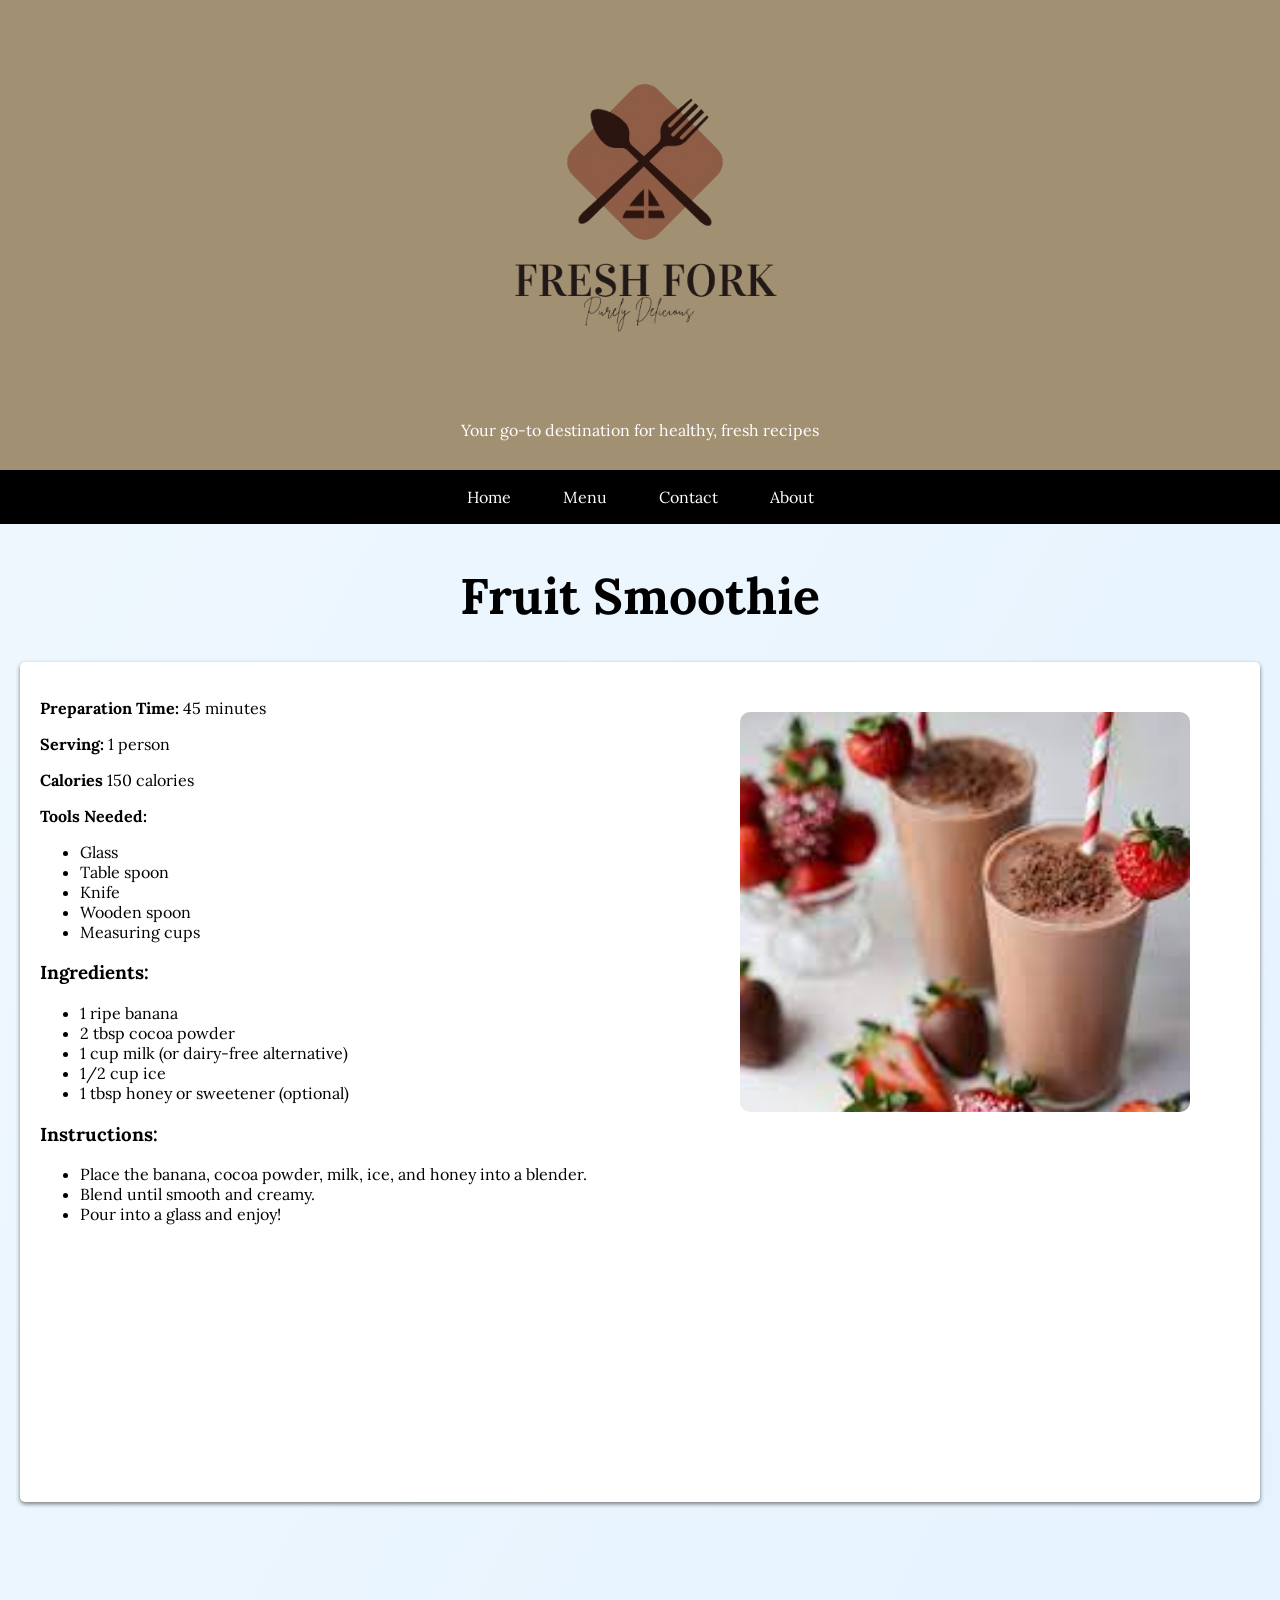
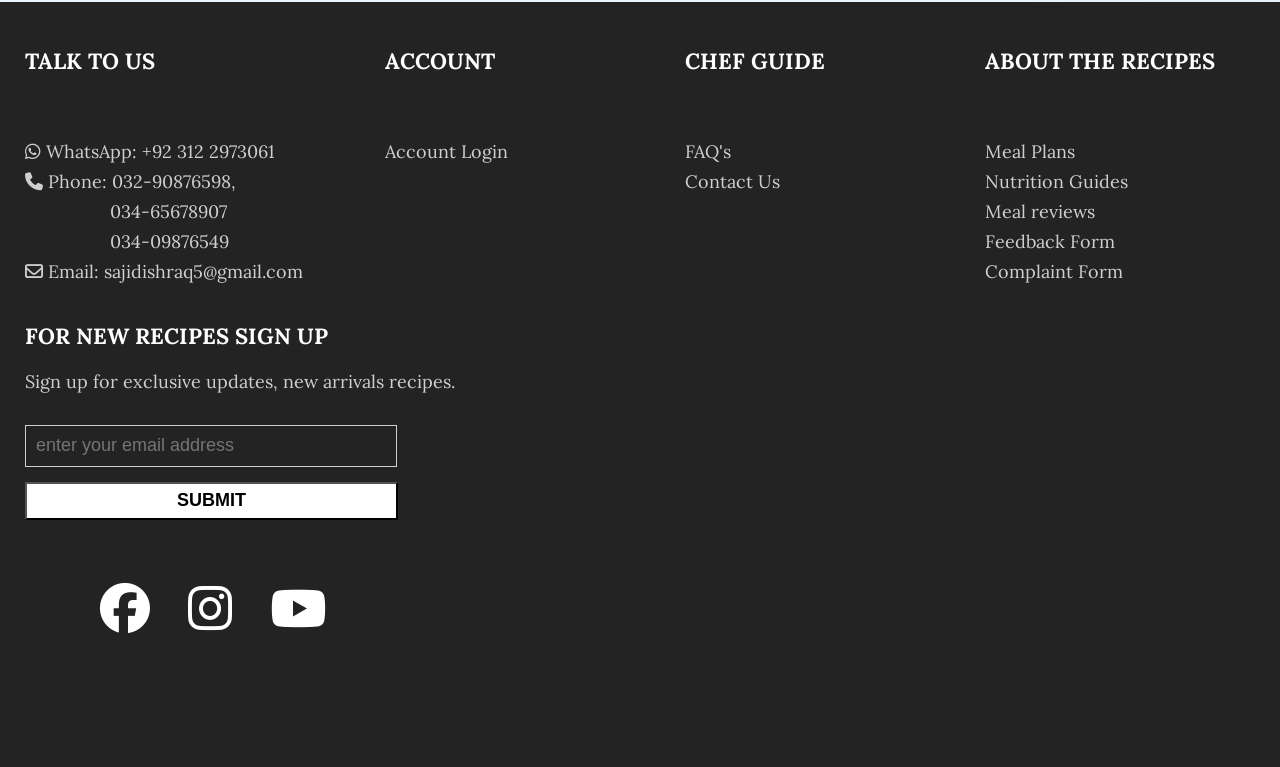
<file: smoothie.html>
<!DOCTYPE html>
<html lang="en">

<head>
  <meta charset="UTF-8" />
  <meta name="viewport" content="width=device-width, initial-scale=1.0" />
  <link href="https://fonts.googleapis.com/css2?family=Merriweather:wght@700&family=Lora:wght@400;500&display=swap"
    rel="stylesheet" />
  <link rel="stylesheet" href="https://cdnjs.cloudflare.com/ajax/libs/font-awesome/6.5.1/css/all.min.css"
    integrity="sha512-DTOQO9RWCH3ppGqcWaEA1BIZOC6xxalwEsw9c2QQeAIftl+Vegovlnee1c9QX4TctnWMn13TZye+giMm8e2LwA=="
    crossorigin="anonymous" referrerpolicy="no-referrer" />
  <link rel="stylesheet" href="./style.css" />
  <link rel="icon" href="./Pictures/icon.svg" />
  <title>Fresh Fork</title>
</head>

<body>
  <div class="header">
    <center>
      <img class="logo" src="./Pictures/logo.png" alt="" />
    </center>

    <center>
      <p>Your go-to destination for healthy, fresh recipes</p>
    </center>
  </div>

  <div class="navbar">
    <center>
      <a href="./index.html" class="nav-items">Home</a>
      <a href="./menu.html" class="nav-items">Menu</a>
      <a href="./contact.html" class="nav-items">Contact</a>
      <a href="./about.html" class="nav-items">About</a>
    </center>
  </div>

  <center>
    <h1 style="margin-top: 40px; font-size: 50px">Fruit Smoothie</h1>
  </center>
  <div class="recipe-box">
    <div class="recipe">
      <p><strong>Preparation Time:</strong> 45 minutes</p>
      <p><strong>Serving:</strong> 1 person </p>
      <p><strong>Calories</strong> 150 calories </p>
      <p><strong>Tools Needed:</strong></p>
      <ul>
        <li>Glass</li>
        <li>Table spoon</li>
        <li>Knife</li>
        <li>Wooden spoon</li>
        <li>Measuring cups</li>
      </ul>

      <h3>Ingredients:</h3>
      <ul>
        <li>1 ripe banana</li>
        <li>2 tbsp cocoa powder</li>
        <li>1 cup milk (or dairy-free alternative)</li>
        <li>1/2 cup ice</li>
        <li>1 tbsp honey or sweetener (optional)</li>
      </ul>

      <h3>Instructions:</h3>
      <ul>
        <li>
          Place the banana, cocoa powder, milk, ice, and honey into a blender.
        </li>
        <li>Blend until smooth and creamy.</li>
        <li>Pour into a glass and enjoy!</li>
      </ul>
    </div>
    <div class="item-picture">
      <img src="./Pictures/smoothie.jpg" alt="Fruit Smoothie" />
    </div>
  </div>

  <!-- Footer start -->

  <div class="footer">
    <div class="footer-card1">
      <p class="footer-headings">TALK TO US</p>
      <br />
      <p class="footer-card-texts">
        <i class="fa-brands fa-whatsapp"></i> WhatsApp: +92 312 2973061 <br />
        <i class="fa fa-phone" aria-hidden="true"></i> Phone: 032-90876598,
        <br />
        <span style="margin-left: 85px"> 034-65678907 </span><br />
        <span style="margin-left: 85px">034-09876549 </span><br />
        <i class="fa-regular fa-envelope"></i> Email: sajidishraq5@gmail.com
      </p>
    </div>
    <div class="footer-card2">
      <p class="footer-headings">ACCOUNT</p>
      <br />
      <p class="footer-card-texts"><a href="">Account Login</a> <br /></p>
    </div>
    <div class="footer-card3">
      <p class="footer-headings">CHEF GUIDE</p>
      <br />
      <p class="footer-card-texts">
        <a href="">FAQ's</a><br />
        <a href="Contact.html" target="_blank">Contact Us</a><br />
        <br />
      </p>
    </div>
    <div class="footer-card4">
      <p class="footer-headings">ABOUT THE RECIPES</p>
      <br />
      <p class="footer-card-texts">
        <a href="">Meal Plans</a><br />
        <a href="">Nutrition Guides</a><br />
        <a href="">Meal reviews</a><br />
        <a href="">Feedback Form</a><br />
        <a href="">Complaint Form</a>
      </p>
    </div>
    <div class="footer-card5">
      <p class="footer-headings">FOR NEW RECIPES SIGN UP</p>
      <p class="footer-card-texts" style="line-height: 20px">
        Sign up for exclusive updates, new arrivals recipes.
      </p>
      <input class="footer-signup" type="email" placeholder="enter your email address" required />
      <button class="footer-submit-button" type="submit">SUBMIT</button>
    </div>
    <div class="footer-card6">
      <p class="footer-icons">
        <span class="facebook-icon"><a class="footer-facebook-icon-anchor" target="_blank"
            href="https://www.facebook.com/EatingWell/"><i class="fa-brands fa-facebook"></i></a></span>
        <span class="instagram-icon"><a class="footer-instagram-icon-anchor" target="_blank"
            href="https://www.instagram.com/freshfork6/?next=%2F"><i class="fa-brands fa-instagram"></i></a></span>
        <span class="youtube-icon"><a class="footer-youtube-icon-anchor" target="_blank"
            href="https://www.youtube.com/watch?v=9h9S9kD67-Q"><i class="fa-brands fa-youtube"></i></a></span>
      </p>
    </div>
    <!-- Footer End -->
  </div>
</body>

</html>
</file>
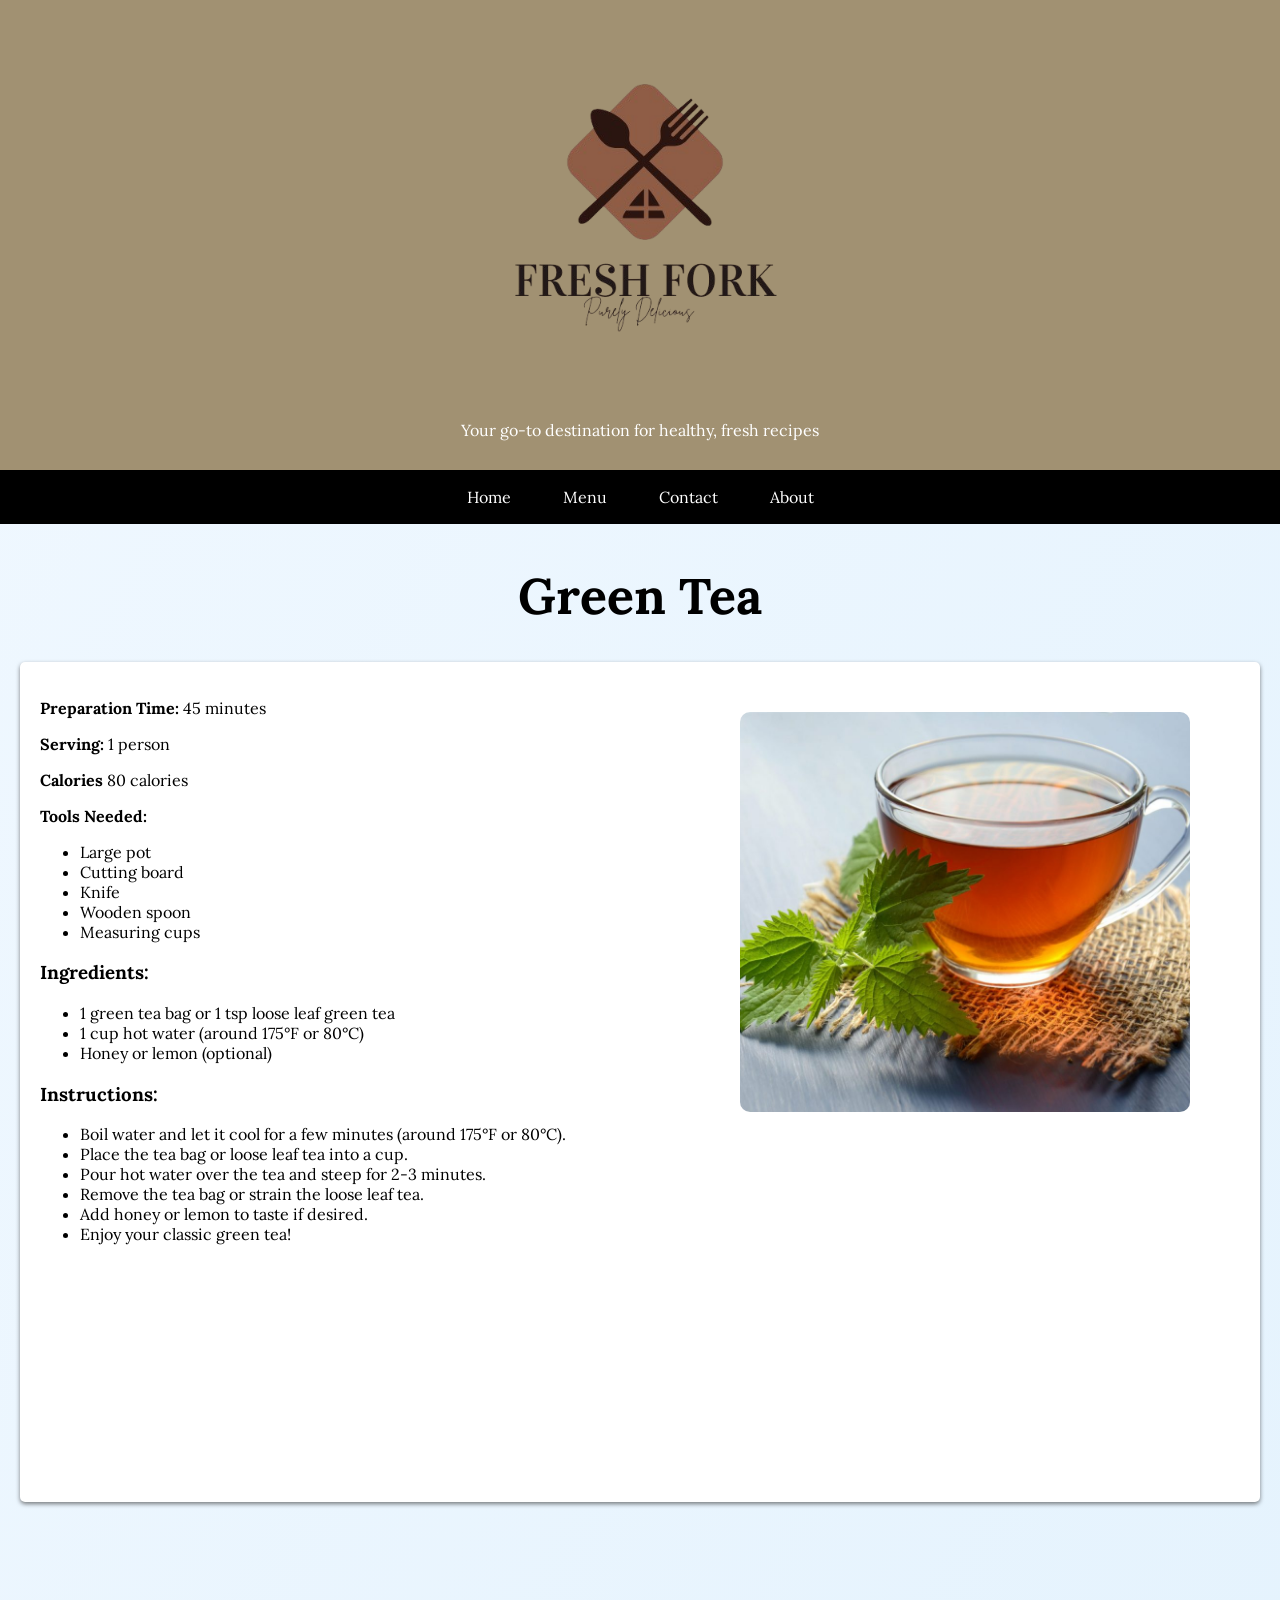
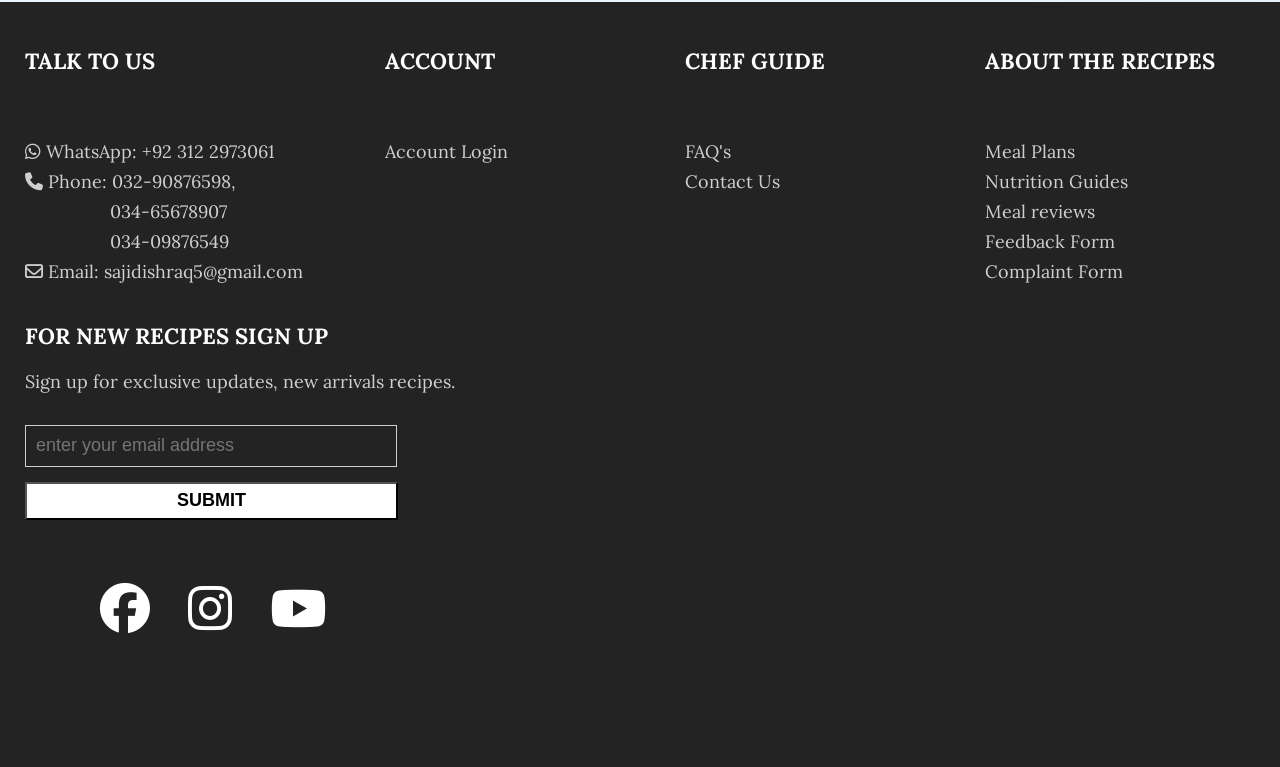
<file: tea.html>
<!DOCTYPE html>
<html lang="en">

<head>
  <meta charset="UTF-8" />
  <meta name="viewport" content="width=device-width, initial-scale=1.0" />
  <link href="https://fonts.googleapis.com/css2?family=Merriweather:wght@700&family=Lora:wght@400;500&display=swap"
    rel="stylesheet" />
  <link rel="stylesheet" href="https://cdnjs.cloudflare.com/ajax/libs/font-awesome/6.5.1/css/all.min.css"
    integrity="sha512-DTOQO9RWCH3ppGqcWaEA1BIZOC6xxalwEsw9c2QQeAIftl+Vegovlnee1c9QX4TctnWMn13TZye+giMm8e2LwA=="
    crossorigin="anonymous" referrerpolicy="no-referrer" />
  <link rel="stylesheet" href="./style.css" />
  <link rel="icon" href="./Pictures/icon.svg" />
  <title>Fresh Fork</title>
</head>

<body>
  <div class="header">
    <center>
      <img class="logo" src="./Pictures/logo.png" alt="" />
    </center>

    <center>
      <p>Your go-to destination for healthy, fresh recipes</p>
    </center>
  </div>

  <div class="navbar">
    <center>
      <a href="./index.html" class="nav-items">Home</a>
      <a href="./menu.html" class="nav-items">Menu</a>
      <a href="./contact.html" class="nav-items">Contact</a>
      <a href="./about.html" class="nav-items">About</a>
    </center>
  </div>

  <center>
    <h1 style="margin-top: 40px; font-size: 50px">Green Tea</h1>
  </center>
  <div class="recipe-box">
    <div class="recipe">
      <p><strong>Preparation Time:</strong> 45 minutes</p>
      <p><strong>Serving:</strong> 1 person </p>
      <p><strong>Calories</strong> 80 calories </p>
      <p><strong>Tools Needed:</strong></p>
      <ul>
        <li>Large pot</li>
        <li>Cutting board</li>
        <li>Knife</li>
        <li>Wooden spoon</li>
        <li>Measuring cups</li>
      </ul>

      <h3>Ingredients:</h3>
      <ul>
        <li>1 green tea bag or 1 tsp loose leaf green tea</li>
        <li>1 cup hot water (around 175°F or 80°C)</li>
        <li>Honey or lemon (optional)</li>
      </ul>
      <h3>Instructions:</h3>
      <ul>
        <li>
          Boil water and let it cool for a few minutes (around 175°F or 80°C).
        </li>
        <li>Place the tea bag or loose leaf tea into a cup.</li>
        <li>Pour hot water over the tea and steep for 2-3 minutes.</li>
        <li>Remove the tea bag or strain the loose leaf tea.</li>
        <li>Add honey or lemon to taste if desired.</li>
        <li>Enjoy your classic green tea!</li>
      </ul>
    </div>
    <div class="item-picture">
      <img src="./Pictures/green_tea.jpg" alt="Green Tea" />
    </div>
  </div>

  <!-- Footer start -->

  <div class="footer">
    <div class="footer-card1">
      <p class="footer-headings">TALK TO US</p>
      <br />
      <p class="footer-card-texts">
        <i class="fa-brands fa-whatsapp"></i> WhatsApp: +92 312 2973061 <br />
        <i class="fa fa-phone" aria-hidden="true"></i> Phone: 032-90876598,
        <br />
        <span style="margin-left: 85px"> 034-65678907 </span><br />
        <span style="margin-left: 85px">034-09876549 </span><br />
        <i class="fa-regular fa-envelope"></i> Email: sajidishraq5@gmail.com
      </p>
    </div>
    <div class="footer-card2">
      <p class="footer-headings">ACCOUNT</p>
      <br />
      <p class="footer-card-texts"><a href="">Account Login</a> <br /></p>
    </div>
    <div class="footer-card3">
      <p class="footer-headings">CHEF GUIDE</p>
      <br />
      <p class="footer-card-texts">
        <a href="">FAQ's</a><br />
        <a href="Contact.html" target="_blank">Contact Us</a><br />
        <br />
      </p>
    </div>
    <div class="footer-card4">
      <p class="footer-headings">ABOUT THE RECIPES</p>
      <br />
      <p class="footer-card-texts">
        <a href="">Meal Plans</a><br />
        <a href="">Nutrition Guides</a><br />
        <a href="">Meal reviews</a><br />
        <a href="">Feedback Form</a><br />
        <a href="">Complaint Form</a>
      </p>
    </div>
    <div class="footer-card5">
      <p class="footer-headings">FOR NEW RECIPES SIGN UP</p>
      <p class="footer-card-texts" style="line-height: 20px">
        Sign up for exclusive updates, new arrivals recipes.
      </p>
      <input class="footer-signup" type="email" placeholder="enter your email address" required />
      <button class="footer-submit-button" type="submit">SUBMIT</button>
    </div>
    <div class="footer-card6">
      <p class="footer-icons">
        <span class="facebook-icon"><a class="footer-facebook-icon-anchor" target="_blank"
            href="https://www.facebook.com/EatingWell/"><i class="fa-brands fa-facebook"></i></a></span>
        <span class="instagram-icon"><a class="footer-instagram-icon-anchor" target="_blank"
            href="https://www.instagram.com/freshfork6/?next=%2F"><i class="fa-brands fa-instagram"></i></a></span>
        <span class="youtube-icon"><a class="footer-youtube-icon-anchor" target="_blank"
            href="https://www.youtube.com/watch?v=9h9S9kD67-Q"><i class="fa-brands fa-youtube"></i></a></span>
      </p>
    </div>
    <!-- Footer End -->
  </div>
</body>

</html>
</file>
<file: style.css>
body {
  font-family: 'Lora', serif;
  margin: 0;
  padding: 0;
  background: linear-gradient(to bottom right, #f0f8ff, #e3f2fd);
}

.header {
  background-color: rgb(161, 145, 114);
  height: 470px;
  width: auto;
}

.logo {
  margin-left: 10px;
  width: auto;
  height: 400px;
}

.header p {
  color: white;
}

.navbar {
  background-color: black;
  display: flex;
  justify-content: center;
  align-items: center;
  gap: 10px;
  height: 54px;
  width: 100%;
}

.navbar a {
  color: white;
  text-decoration: none;
}

.nav-items {
  text-decoration: none;
  color: white;
  border-radius: 50px;
  padding: 16px 24px;
  background-color: black;
  transition: background-color 0.3s ease, transform 0.3s ease;
  display: inline-block;
}

.nav-items:hover {
  background-color: #b87c0d;
  transform: scale(1.1);
  color: black;
}

/* Footer */

.footer {
  width: 100%;
  height: auto;
  background-color: rgb(35, 35, 35);
  float: right;
  margin-top: 100px;
}

.footer-headings {
  font-size: 22px;
  font-weight: bold;
  margin-top: 20px;
  margin-left: 10px;
  color: rgb(255, 255, 255);
}

.footer-card-texts {
  font-size: 18px;
  margin-top: 20px;
  margin-left: 10px;
  line-height: 30px;
  color: rgb(207, 207, 207);
}

.footer-card-texts a {
  text-decoration: none;
  color: rgb(207, 207, 207);
  font-size: 18px;
  line-height: 30px;

  display: inline-block;
  transition: transform 0.2s ease, color 0.3s ease;
}

.footer-card-texts a:hover {
  color: rgb(250, 250, 250);
  transform: scale(1.1);
}

.footer-card1 {
  height: 250px;
  width: 330px;
  float: left;
  margin-right: 20px;
  margin-top: 25px;
  padding: 0px 5px 0px 5px;
  margin-left: 10px;
}

.footer-card2 {
  height: 250px;
  width: 270px;
  float: left;
  margin-right: 20px;
  margin-top: 25px;
  padding: 0px 5px 0px 5px;
}

.footer-card3 {
  height: 250px;
  width: 270px;
  float: left;
  margin-top: 25px;
  margin-right: 20px;
  padding: 0px 5px 0px 5px;
}

.footer-card4 {
  height: 250px;
  width: 250px;
  float: left;
  margin-top: 25px;
  padding: 0px 5px 0px 5px;
}

.footer-card5 {
  height: 220px;
  width: 465px;
  float: left;
  margin-top: 25px;
  padding: 0px 5px 0px 5px;
  margin-left: 10px;
  /* background-color: wheat; */
}

.footer-card6 {
  height: 220px;
  width: 800px;
  float: left;
  margin-top: 25px;
  padding: 0px 5px 0px 5px;
  margin-left: 10px;
  /* background-color: wheat; */
  font-size: 30px;
}

.footer-facebook-icon-anchor {
  font-size: 50px;
  margin-left: 85px;
  color: white;
  transition: color 0.3s;
}

.footer-facebook-icon-anchor:hover {
  color: rgb(8, 102, 255);
}

.footer-instagram-icon-anchor {
  font-size: 50px;
  margin-left: 30px;
  color: white;
  transition: color 0.3s;
}

.footer-instagram-icon-anchor:hover {
  color: rgb(255, 94, 0);
}

.footer-youtube-icon-anchor {
  font-size: 50px;
  margin-left: 30px;
  color: white;
  transition: color 0.3s;
}

.footer-youtube-icon-anchor:hover {
  color: rgb(217, 13, 13);
}

.footer-signup {
  float: left;
  width: 350px;
  height: 30px;
  font-size: 18px;
  background-color: rgb(35, 35, 35);
  color: rgb(207, 207, 207);
  padding: 5px 10px 5px 10px;
  margin-top: 15px;
  margin-left: 10px;
  border: 1px solid rgb(207, 207, 207);
}

.footer-submit-button {
  float: left;
  width: 373px;
  height: 38px;
  font-size: 5px;
  background-color: rgb(35, 35, 35);
  color: black;
  padding: 5px 10px 5px 10px;
  margin-top: 15px;
  margin-left: 10px;
  border-radius: 0px;
  box-shadow: none;
  text-align: center;
  font-size: 18px;
  background-color: white;
  font-weight: bold;
  transition: background-color 0.5s, color 0.5s;
}

.footer-submit-button:hover {
  background-color: black;
  color: white;
  cursor: pointer;
}

/* Menu Start */

.menu-list {
  padding: 50px;
  display: grid;
  grid-template-columns: repeat(auto-fill, minmax(300px, 1fr));
  gap: 30px;
  margin-top: 40px;
}

.menu-list a {
  text-decoration: none;
}

.menu-item {
  background-color: #ffffff;
  border-radius: 15px;
  padding: 20px;
  box-shadow: 0 4px 15px rgba(0, 0, 0, 0.1);
  transition: transform 0.3s ease, box-shadow 0.3s ease, background-color 0.3s ease, color 0.3s ease;
}

.menu-item:hover {
  background-color: #ff986f;
  transform: translateY(-10px);
  box-shadow: 0 8px 25px rgba(0, 0, 0, 0.2);
  cursor: pointer;
}

.menu-item:hover p,
.menu-item:hover h3 {
  color: black;
}

.menu-item img {
  width: 100%;
  height: 200px;
  object-fit: cover;
  border-radius: 10px;
}

.menu-item h3 {
  color: #2c3e50;
  font-family: 'Merriweather', serif;
  font-weight: 700;
  margin-top: 15px;
  font-size: 1.8em;
}

.menu-item p {
  color: #7f8c8d;
  font-size: 1.1em;
  margin-top: 10px;
}

/* Contact Page Start */

.contact-banner {
  width: 100%;
  height: 250px;
  margin-top: 100px;
  background-color: #2c3e50;
  background-position: center;
  background-size: cover;
  background-repeat: no-repeat;
  float: left;
}

.contact-bannertext {
  color: white;
  font-size: 50px;
  font-weight: bold;
  margin-top: 80px;
  margin-left: 80px;
}

.submit-formheading {
  font-size: 40px;
  font-weight: bold;
  margin-bottom: 40px;
}

.submit-form {
  height: 750px;
  width: 500px;
  /* background-color: black; */
  margin-top: 100px;
  float: right;
}

label {
  color: rgb(254, 181, 0);
  font-size: 20px;
}

.forminput {
  margin-top: 20px;
  margin-bottom: 40px;
  padding-top: 15px;
  padding-bottom: 15px;
  padding-right: 200px;
  padding-left: 40px;
  font-size: 14px;
  border: 1px solid rgb(206, 212, 218);
  color: rgb(73, 80, 87);
  font-style: italic;
}

.Message {
  padding-bottom: 100px;
  margin-top: 20px;
  margin-bottom: 40px;
  padding-top: 15px;
  padding-right: 200px;
  padding-left: 40px;
  font-size: 14px;
  border: 1px solid rgb(206, 212, 218);
  color: rgb(73, 80, 87);
  font-style: italic;
}

.Requestaquote-button {
  padding-top: 15px;
  padding-bottom: 15px;
  padding-right: 45px;
  padding-left: 45px;
  color: white;
  font-size: 16px;
  background-color: rgb(35, 33, 106);
  border: none;
  font-weight: bold;
  border-radius: 5px;
  font-family: Montserrat, san-serif;
  box-shadow: none;
  transition: background-color 0.15s;
}

.Requestaquote-button:hover {
  background-color: rgba(35, 33, 106, 0.85);
  cursor: pointer;
}

.contactus {
  height: 600px;
  width: 680px;
  /* background-color: wheat; */
  margin-top: 100px;
  float: left;
}

.contactus-heading {
  font-size: 28px;
  font-weight: bold;
  margin-top: 200px;
  margin-left: 40px;
  margin-bottom: 35px;
}

.contactus-text {
  font-size: 18px;
  margin-top: 10px;
  margin-left: 120px;
  margin-bottom: 35px;
}

/* Recipe Page Start */

.recipe-box {
  border-radius: 5px;
  box-shadow: 0 2px 4px rgba(6, 4, 0, 0.5);
  margin: 0px 20px 0px 20px;
  padding: 20px;
  width: auto;
  height: 800px;
  background-color: white;
}

.recipe {
  float: left;
  width: 650px;
  height: 780px;
}

.item-picture {
  width: 450px;
  height: 400px;
  float: right;
  margin-top: 30PX;
  margin-right: 50px;
}

.item-picture img {
  width: 100%;
  height: 400px;
  object-fit: cover;
  border-radius: 10px;
}


/* ============================================
   RESPONSIVE MEDIA QUERIES
   ============================================ */

/* --- Tablet: 768px - 1024px --- */
@media (max-width: 1024px) {

  /* Header */
  .header {
    height: auto;
    padding-bottom: 20px;
  }

  .logo {
    height: 250px;
    display: block;
    margin: 0 auto;
  }

  /* Navbar */
  .navbar {
    height: auto;
    display: flex;
    flex-wrap: wrap;
    justify-content: center;
    padding: 8px 0;
  }

  .nav-items {
    margin-right: 10px;
    margin-left: 10px;
    padding: 10px 16px;
  }

  /* Footer */
  .footer {
    height: auto;
    padding-bottom: 30px;
  }

  .footer-card1,
  .footer-card2,
  .footer-card3,
  .footer-card4 {
    width: 45%;
    height: auto;
  }

  .footer-card5,
  .footer-card6 {
    width: 90%;
    height: auto;
  }

  .footer-signup {
    width: 80%;
  }

  .footer-submit-button {
    width: 85%;
  }

  /* Contact */
  .contact-bannertext {
    font-size: 36px;
    margin-left: 40px;
    margin-top: 60px;
  }

  .submit-form {
    width: 90%;
    float: none;
    margin: 60px auto 0 auto;
    height: auto;
  }

  .contactus {
    width: 90%;
    float: none;
    height: auto;
    margin: 40px auto 0 auto;
  }

  .contactus-heading {
    margin-top: 40px;
    margin-left: 20px;
  }

  .contactus-text {
    margin-left: 20px;
  }

  /* Recipe */
  .recipe-box {
    height: auto;
  }

  .recipe {
    width: 100%;
    float: none;
    height: auto;
  }

  .item-picture {
    width: 100%;
    float: none;
    margin: 20px auto;
    height: auto;
  }

  .item-picture img {
    height: 300px;
    width: 100%;
  }
}


/* --- Mobile: up to 767px --- */
@media (max-width: 767px) {

  /* Header */
  .header {
    height: auto;
    padding-bottom: 15px;
    text-align: center;
  }

  .logo {
    height: 160px;
    width: 90%;
    margin: 10px auto;
    display: block;
  }

  /* Navbar */
  .navbar {
    height: auto;
    display: flex;
    flex-direction: column;
    align-items: stretch;
    padding: 5px 0;
  }

  .nav-items {
    margin: 4px 10px;
    padding: 12px 16px;
    border-radius: 8px;
    text-align: center;
  }

  /* Footer */
  .footer {
    height: auto;
    padding-bottom: 30px;
  }

  .footer-card1,
  .footer-card2,
  .footer-card3,
  .footer-card4,
  .footer-card5,
  .footer-card6 {
    width: 90%;
    float: none;
    height: auto;
    margin: 15px auto 0 auto;
  }

  .footer-facebook-icon-anchor {
    margin-left: 20px;
  }

  .footer-signup {
    width: 85%;
    float: none;
    margin: 15px auto 0 auto;
    display: block;
  }

  .footer-submit-button {
    width: 90%;
    float: none;
    margin: 10px auto 0 auto;
    display: block;
  }

  /* Menu */
  .menu-list {
    padding: 20px;
    grid-template-columns: 1fr;
  }

  /* Contact */
  .contact-banner {
    height: auto;
    padding: 30px 0;
    margin-top: 50px;
  }

  .contact-bannertext {
    font-size: 26px;
    margin-left: 20px;
    margin-top: 20px;
  }

  .submit-formheading {
    font-size: 26px;
  }

  .submit-form {
    width: 92%;
    float: none;
    margin: 40px auto 0 auto;
    height: auto;
  }

  .forminput,
  .Message {
    padding-right: 20px;
    padding-left: 20px;
    width: 100%;
    box-sizing: border-box;
  }

  .contactus {
    width: 92%;
    float: none;
    height: auto;
    margin: 30px auto 0 auto;
  }

  .contactus-heading {
    margin-top: 20px;
    margin-left: 10px;
    font-size: 22px;
  }

  .contactus-text {
    margin-left: 10px;
    font-size: 16px;
  }

  /* Recipe */
  .recipe-box {
    margin: 0 10px;
    padding: 15px;
    height: auto;
  }

  .recipe {
    width: 100%;
    float: none;
    height: auto;
  }

  .item-picture {
    width: 100%;
    float: none;
    margin: 15px 0;
    height: auto;
  }

  .item-picture img {
    height: 220px;
    width: 100%;
  }
}
</file>
